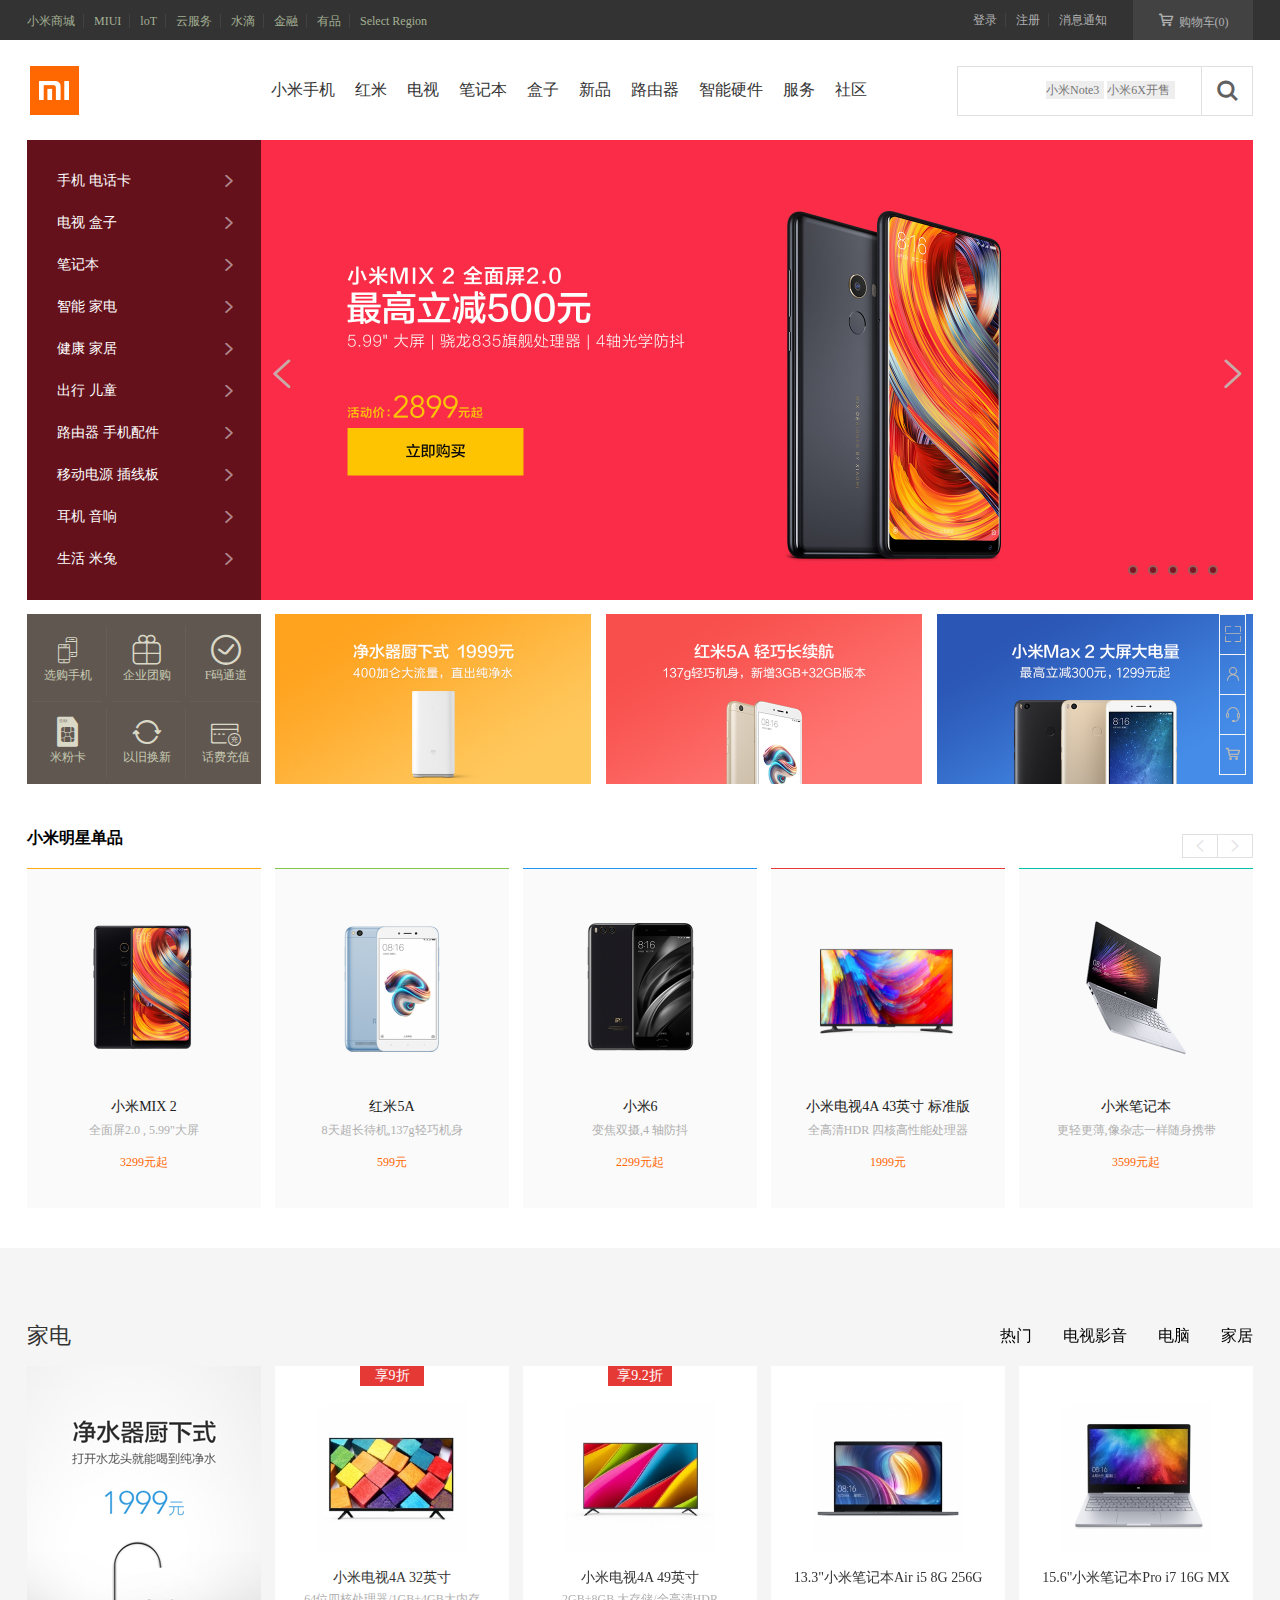
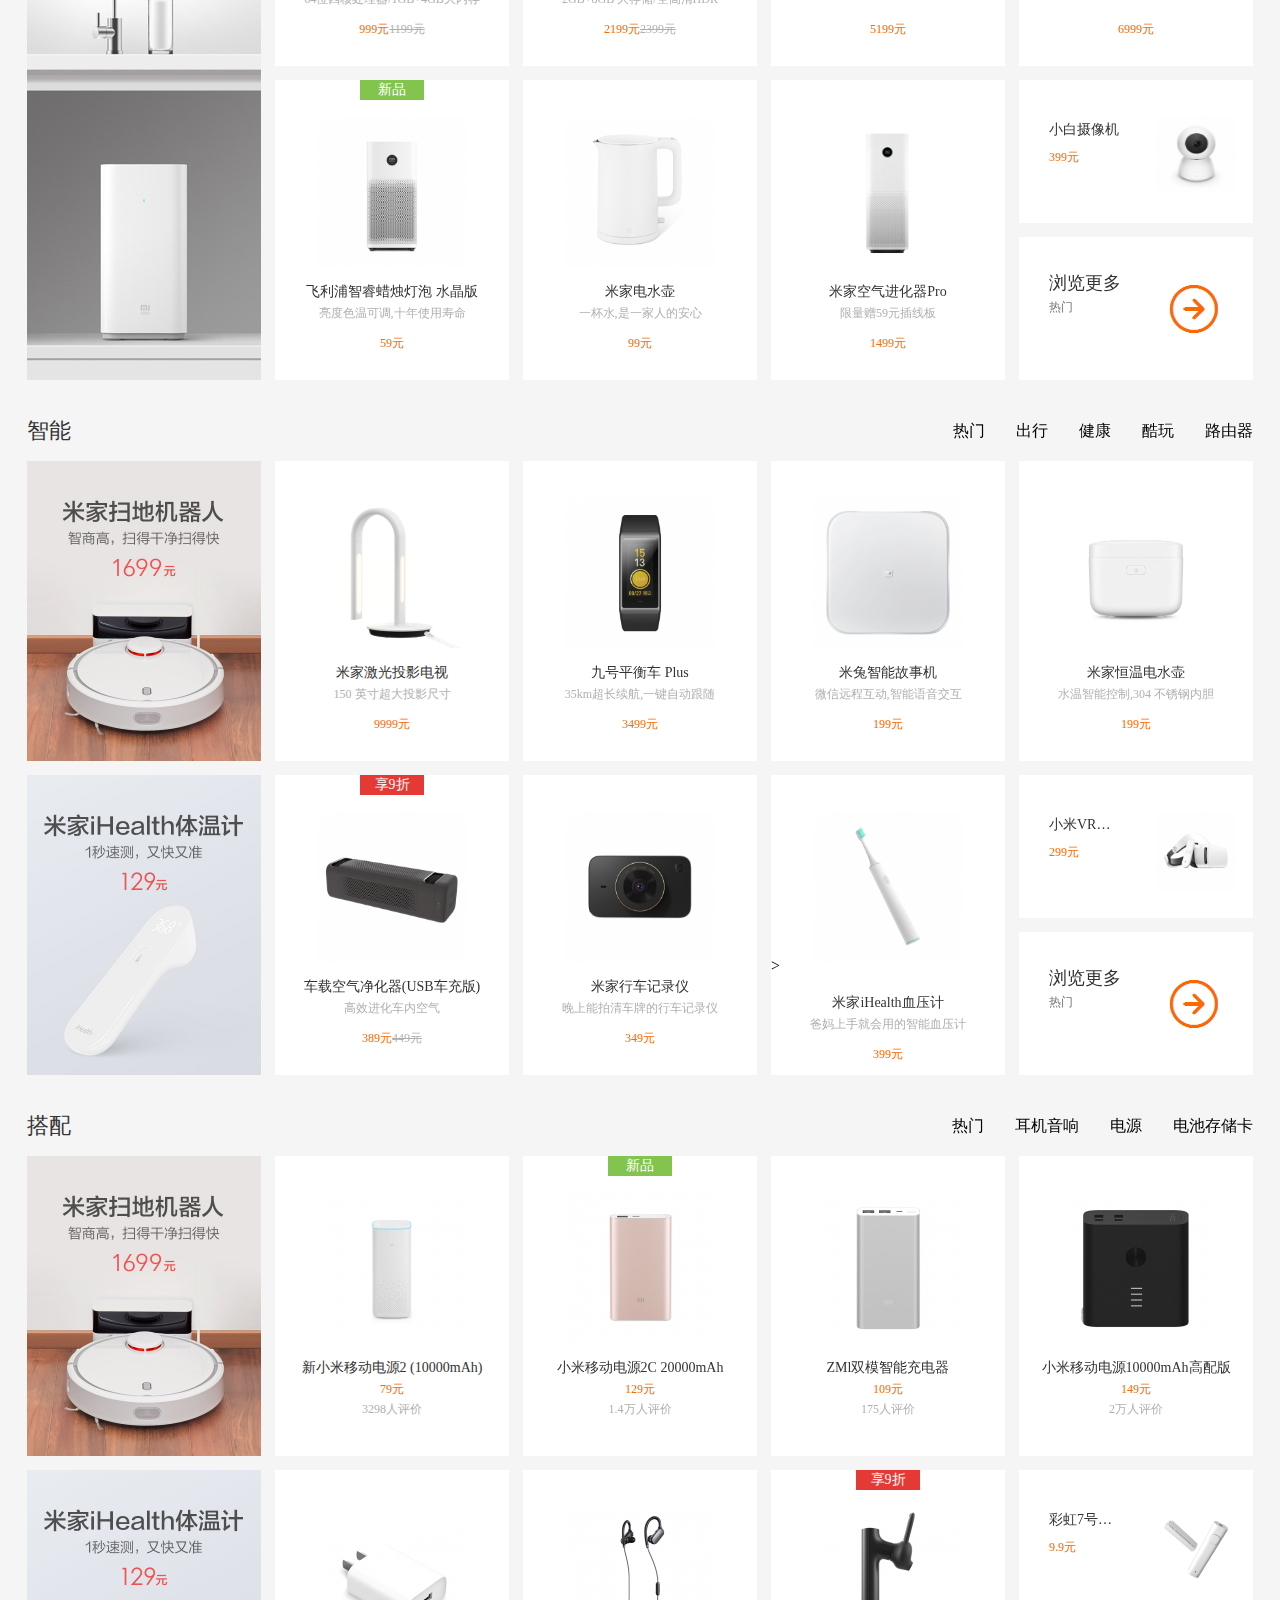
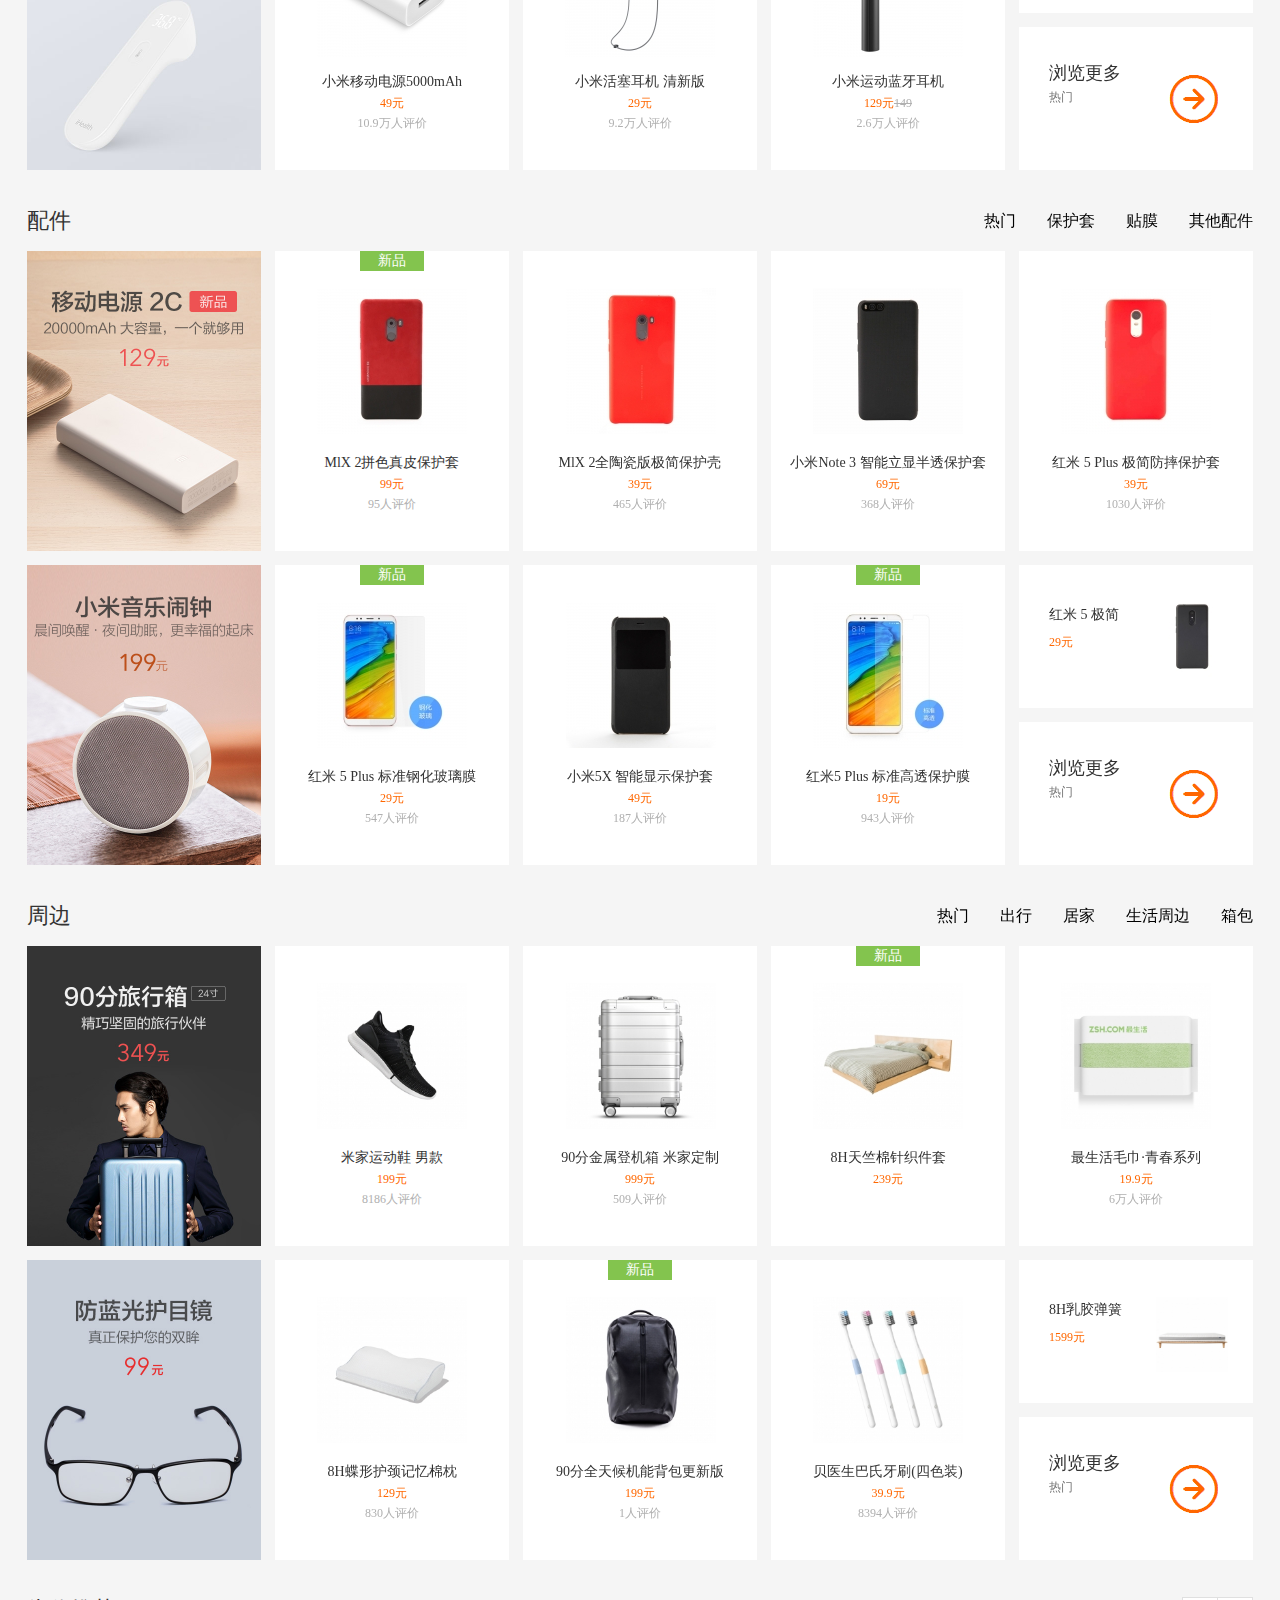
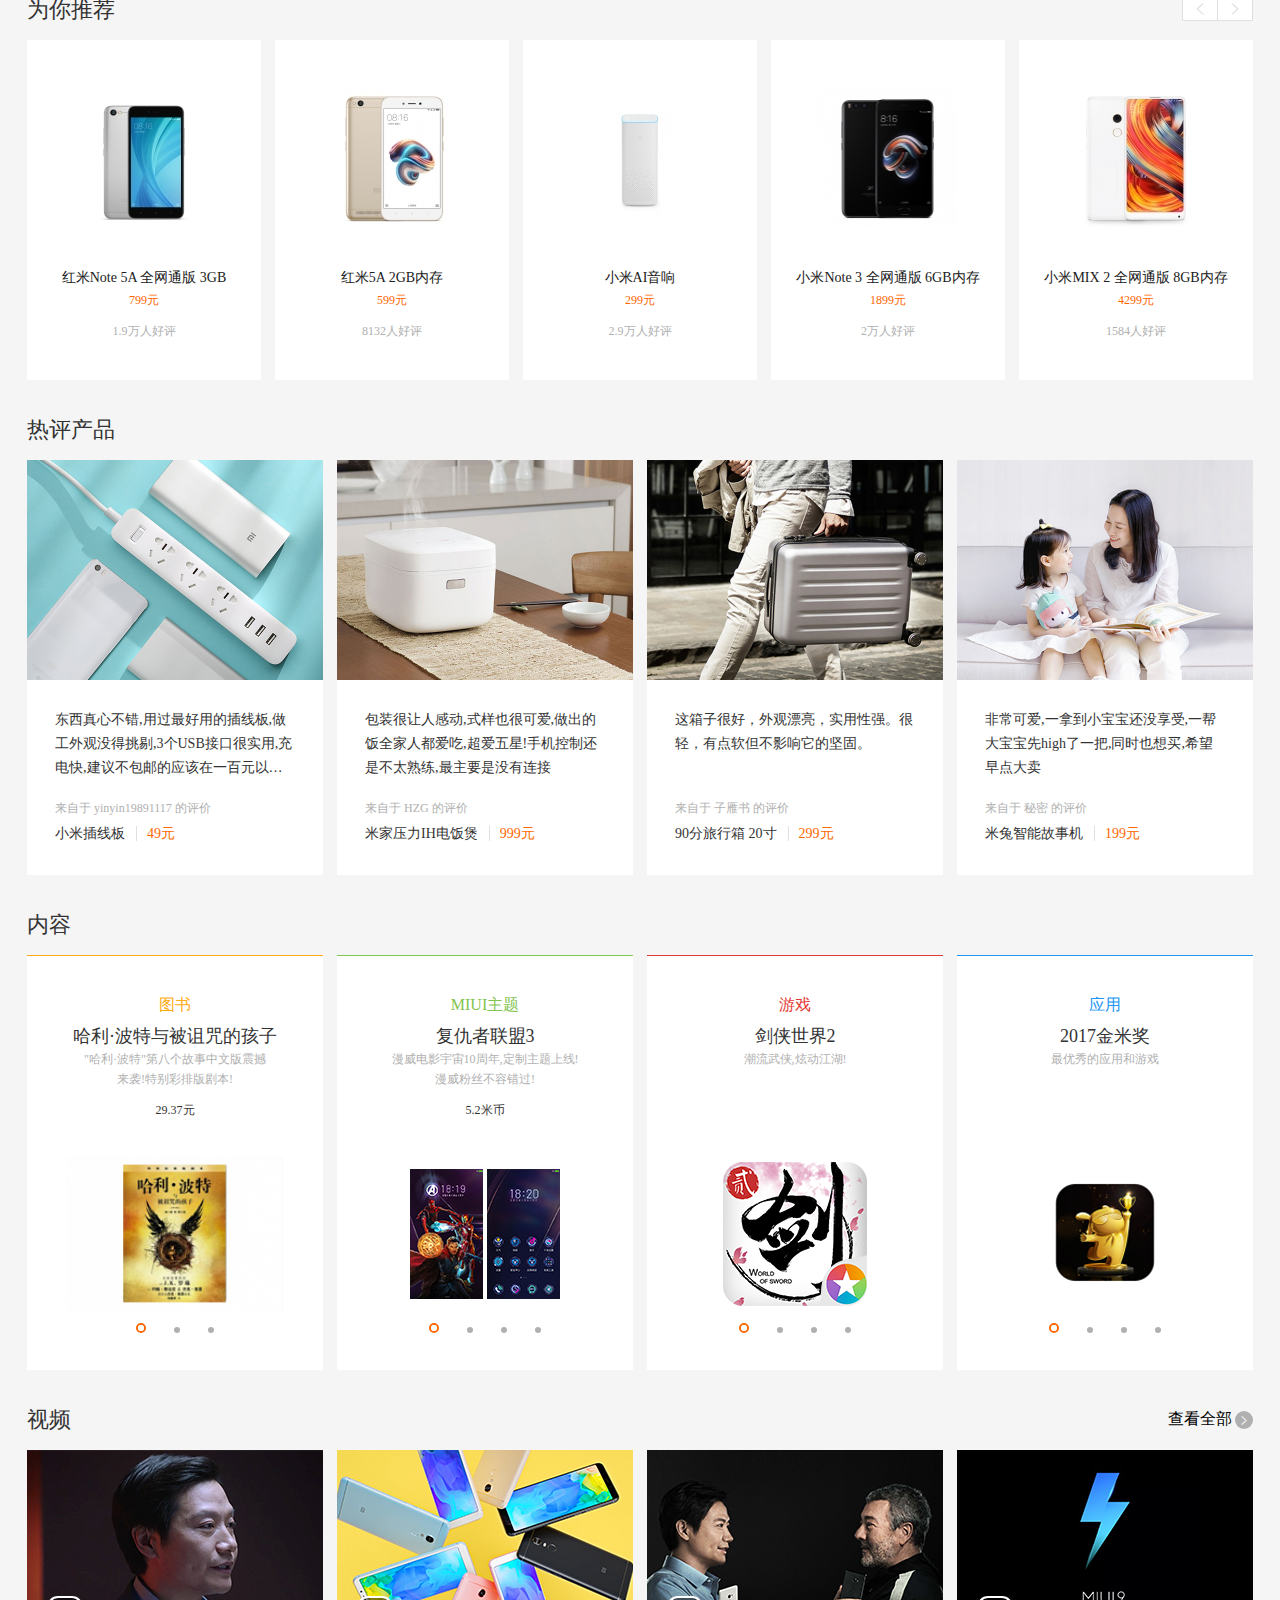
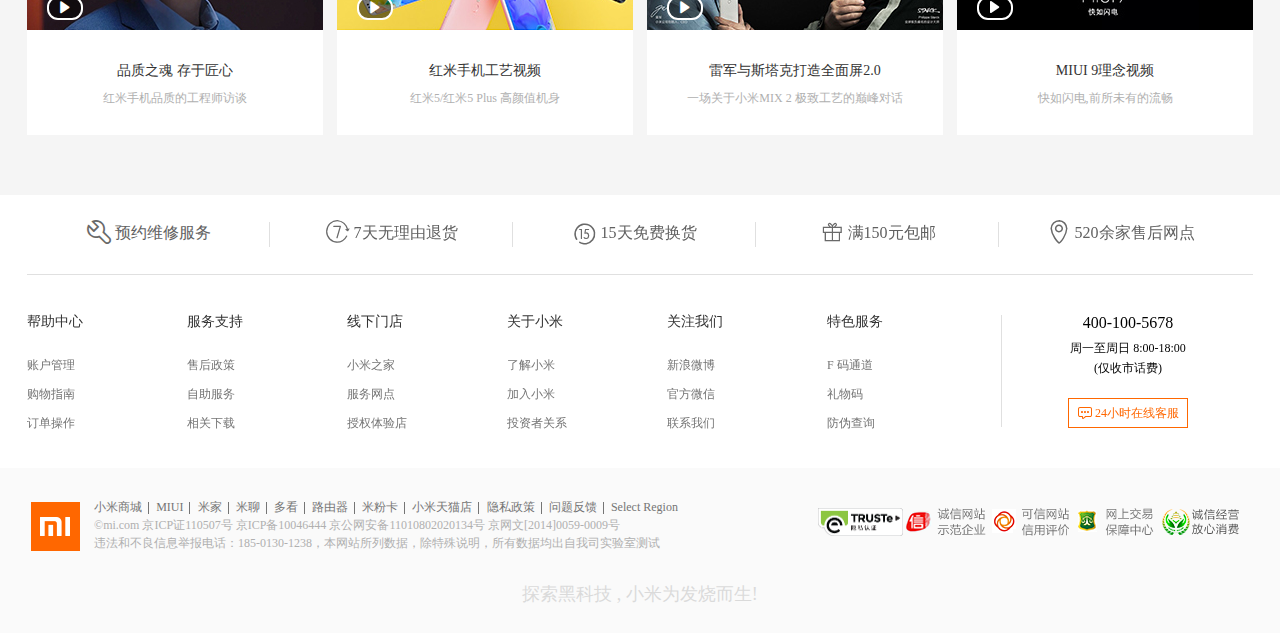
<file: index.html>
<!DOCTYPE html>
<html lang="en">
<head>
	<meta charset="UTF-8">
	<title>小米商城 - 小米MIX 2S、红米5 Plus、小米6X、小米电视官方网站</title>
	<link rel="stylesheet" href="css/iconfont.css">
	<link rel="stylesheet" href="css/index.css">
	<link rel="shortcut icon" href="img/favicon.ico">

</head>
<body>
	<!-- 头部开始 -->
	<header>
		<div class="header_main">
			<div class="header_main_left">
				<ul>
					<li><a href="#">小米商城</a></li>
					<li><a href="#">MIUI</a></li>
					<li><a href="#">loT</a></li>
					<li><a href="#">云服务</a></li>
					<li><a href="#">水滴</a></li>
					<li><a href="#">金融</a></li>
					<li><a href="#">有品</a></li>
					<li><a href="#">Select Region</a></li>
				</ul>
			</div>
			<div class="header_main_right">
				<div class="main_l">
					<span class="login">登录</span>
					<span class="register">注册</span>
					<span class="messg">消息通知</span>
				</div>
				<div class="main_r">
					<a href="#"><i class="iconfont">&#xe672;</i>购物车(<i>0</i>)</a>
					<div class="shopcar">
						<p>购物车中还没有商品~</p>
					</div>
				</div>	
			</div>
		</div>
	</header>
	<!-- 头部结束 -->
	<!-- nav start -->
	<nav>
		<div class="nav_l">
			<a href="" class="logo"></a>
		</div>
		<div class="nav_c">
			<ul>
				<li><a href="#">小米手机</a></li>
				<li><a href="#">红米</a></li>
				<li><a href="#">电视</a></li>
				<li><a href="#">笔记本</a></li>
				<li><a href="#">盒子</a></li>
				<li><a href="#">新品</a></li>
				<li><a href="#">路由器</a></li>
				<li><a href="#">智能硬件</a></li>
				<li><a href="#">服务</a></li>
				<li><a href="#">社区</a></li>
			</ul>
		</div>
		<div class="nav_r">
			<div class="search">
				<input type="text" class="s_input">
				<div class="s_word">
					<a href="#">小米Note3</a>
					<a href="#">小米6X开售</a>
				</div>
				<div class="s_btn iconfont">&#xe6d4;</div>
			</div>
		</div>
	</nav>
	<!-- nav end -->
	<!-- banner start -->
	<div class="banner">
		<div class="b_l">
			<ul>
				<li>
					<a href="#">手机 电话卡<i class="iconfont">&#xe605;</i></a>
					<div class="b_l_d">
						<ul>
							<li><a href=""><img src="img/mix2s80-80white.png" alt="">小米MIX 2S </a></li>
							<li><a href=""><img src="img/80808080808080.jpg" alt="">小米 6X</a></li>
							<li><a href=""><img src="img/heisha-80.png" alt="">黑鲨游戏手机</a></li>
							<li><a href=""><img src="img/note3-80-2.png" alt="">小米Note 3</a></li>
							<li><a href=""><img src="img/mix2-80.png" alt="">小米MIX 2 </a></li>
							<li><a href=""><img src="img/xm6_80.png" alt="">小米6</a></li>

						</ul>
						<ul>
							<li><a href=""><img src="img/80pc-5x.png" alt="">小米5X</a></li>
							<li><a href=""><img src="img/max2_80.jpg" alt="">小米Max 2</a></li>
							<li><a href=""><img src="img/note5-80-80.png" alt="">红米Note 5</a></li>
							<li><a href=""><img src="img/s2-80-80.png" alt="">红米 S2</a></li>
							<li><a href=""><img src="img/redmi5P-80-80.png" alt="">红米5 Plus</a></li>
							<li><a href=""><img src="img/redmi5-80-80.png" alt="">红米5</a></li>
						</ul>
						<ul>
							<li><a href=""><img src="img/80-5a.png" alt="">红米5A</a></li>
							<li><a href=""><img src="img/80.jpg" alt="">移动4G+专区</a></li>
							<li><a href=""><img src="img/compare.jpg" alt="">对比手机</a></li>
							<li><a href=""><img src="img/mifenka-1.jpg" alt="">米粉卡 日租卡 </a></li>
							<li><a href=""><img src="img/mimobile.jpg" alt="">小米移动 电话卡 </a></li>
							<li><a href=""><img src="img/weixiu80-80.png" alt="">手机上门维修</a></li>
						</ul>
						
					</div>
				</li>
				<li>
					<a href="#">电视 盒子<i class="iconfont">&#xe605;</i></a>
					<div class="b_l_d">
						<ul>
							<li><a href=""><img src="img/mix2s80-80white.png" alt="">小米MIX 2S </a></li>
							<li><a href=""><img src="img/mix2s80-80white.png" alt="">小米MIX 2S </a></li>
							<li><a href=""><img src="img/mix2s80-80white.png" alt="">小米MIX 2S </a></li>
							<li><a href=""><img src="img/80pc-5x.png" alt="">小米MIX 2S </a></li>
							<li><a href=""><img src="img/80pc-5x.png" alt="">小米MIX 2S </a></li>
							<li><a href=""><img src="img/80pc-5x.png" alt="">小米MIX 2S </a></li>

						</ul>
						<ul>
							<li><a href=""><img src="img/80pc-5x.png" alt="">小米MIX 2S </a></li>
							<li><a href=""><img src="img/80pc-5x.png" alt="">小米MIX 2S </a></li>
							<li><a href=""><img src="img/80pc-5x.png" alt="">小米MIX 2S </a></li>
							<li><a href=""><img src="img/80pc-5x.png" alt="">小米MIX 2S </a></li>
							<li><a href=""><img src="img/80pc-5x.png" alt="">小米MIX 2S </a></li>
							<li><a href=""><img src="img/80pc-5x.png" alt="">小米MIX 2S </a></li>
						</ul>
						<ul>
							<li><a href=""><img src="img/80pc-5x.png" alt="">小米MIX 2S </a></li>
							<li><a href=""><img src="img/80pc-5x.png" alt="">小米MIX 2S </a></li>
							<li><a href=""><img src="img/80pc-5x.png" alt="">小米MIX 2S </a></li>
							<li><a href=""><img src="img/mix2s80-80white.png" alt="">小米MIX 2S </a></li>
							<li><a href=""><img src="img/mix2s80-80white.png" alt="">小米MIX 2S </a></li>
							<li><a href=""><img src="img/mix2s80-80white.png" alt="">小米MIX 2S </a></li>
						</ul>
						
					</div>
				</li>
				<li><a href="#">笔记本<i class="iconfont">&#xe605;</i></a></li>
				<li><a href="#">智能 家电<i class="iconfont">&#xe605;</i></a></li>
				<li><a href="#">健康 家居<i class="iconfont">&#xe605;</i></a></li>
				<li><a href="#">出行 儿童<i class="iconfont">&#xe605;</i></a></li>
				<li><a href="#">路由器 手机配件<i class="iconfont">&#xe605;</i></a></li>
				<li><a href="#">移动电源 插线板<i class="iconfont">&#xe605;</i></a></li>
				<li><a href="#">耳机 音响<i class="iconfont">&#xe605;</i></a></li>
				<li><a href="#">生活 米兔<i class="iconfont">&#xe605;</i></a></li>
			</ul>
		</div>
		<div class="b_r">
			<a href="#"><img src="img/img1.jpg" alt=""></a>
			<a href="#"><img src="img/img2.jpg" alt=""></a>
			<a href="#"><img src="img/img3.jpg" alt=""></a>
			<a href="#"><img src="img/img4.jpg" alt=""></a>
			<a href="#"><img src="img/img5.jpg" alt=""></a>
			<span class="b_prev iconfont">&#xe604;</span>
			<span class="b_next iconfont">&#xe605;</span>
			<div class="circle">
				<span></span>
				<span></span>
				<span></span>
				<span></span>
				<span></span>
			</div>
		</div>

	</div>
	<div class="info">
		<div class="menu">
			<ul>
				<li><a href=""><i class="iconfont">&#xe64a;</i>选购手机</a></li>
				<li><a href=""><i class="iconfont">&#xe643;</i>企业团购</a></li>
				<li><a href=""><i class="iconfont">&#xe627;</i>F码通道</a></li>
				<li><a href=""><i class="iconfont">&#xe614;</i>米粉卡</a></li>
				<li><a href=""><i class="iconfont">&#xe7b1;</i>以旧换新</a></li>
				<li><a href=""><i class="iconfont">&#xe65b;</i>话费充值</a></li>
			</ul>
		</div>
		<ul>
			<li><a href=""></a></li>
			<li><a href=""></a></li>
			<li><a href=""></a></li>
		</ul>
	</div>
	<!-- banner end -->
	<div class="fixed">
		<ul>
			<li><a href="" class="iconfont">&#xe661;</a></li>
			<li><a href="" class="iconfont">&#xe654;</a></li>
			<li><a href="" class="iconfont">&#xe626;</a></li>
			<li><a href="" class="iconfont">&#xe672;</a></li>
		</ul>
	</div>
	<!-- 小米明星单品  start-->
	<section class="star">
		<div class="s_top">
			<h3 class="s_top_l">小米明星单品</h3>
			<div class="s_top_r">
				<div class="s_prev iconfont">&#xe604;</div>
				<div class="s_next iconfont">&#xe605;</div>
			</div>
		</div>
		<ul class="s_center">
			<li><a href="#"><img src="img/xiaomi_06.png" alt=""><h2>小米MIX 2</h2><h4>全面屏2.0 , 5.99"大屏</h4><h3>3299元起</h3></a></li>
			<li><a href="#"><img src="img/xiaomi_08.png" alt=""><h2>红米5A</h2><h4>8天超长待机,137g轻巧机身</h4><h3>599元</h3></a></li>
			<li><a href="#"><img src="img/xiaomi_10.png" alt=""><h2>小米6</h2><h4>变焦双摄,4 轴防抖</h4><h3>2299元起</h3></a></li>
			<li><a href="#"><img src="img/xiaomi_12.png" alt=""><h2>小米电视4A 43英寸 标准版</h2><h4>全高清HDR 四核高性能处理器</h4><h3>1999元</h3></a></li>
			<li><a href="#"><img src="img/xiaomi_14.png" alt=""><h2>小米笔记本</h2><h4>更轻更薄,像杂志一样随身携带</h4><h3>3599元起</h3></a></li>
		</ul>
	</section>
	<!-- 小米明星单品 end -->
<div class="bg">
 <!-- 家电 开始 -->
		<section class="jiadian">
			<div class="j_top">
				<div class="j_top_l">家电</div>
				<ul class="j_top_r">
					<li>
						热门						
					</li>
					<li>电视影音</li>
					<li>电脑</li>
					<li>家居</li>
				</ul>
			</div>
			<div class="j_center">
				<div class="j_center_l"><a href="#"></a></div>
				<div class="j_center_r">
					<ul>
						<li>
							<a href=""><img src="img/pms_1500287084.72131750!220x220.jpg" alt=""></a>
							<h2><a href="">小米电视4A 32英寸</a></h2>
							<h3>64位四核处理器/1GB+4GB大内存</h3>
							<h4><span>999元</span><span>1199元</span></h4>
							<div class="mess"><a href="">电视收到了,质量很好,操作简单,老爸老妈一学就会,女...<span>来自 XXX 的评价</span></a></div>
							<span>享9折</span>

						</li>
						<li>
							<a href=""><img src="img/pms_1516011154.79573723!220x220.jpg" alt=""></a>
							<h2><a href="">小米电视4A 49英寸</a></h2>
							<h3>2GB+8GB 大存储/全高清HDR</h3>
							<h4><span>2199元</span><span>2399元</span></h4>
							<div class="mess"><a href="">电视收到了,质量很好,操作简单,老爸老妈一学就会,女...<span>来自 XXX 的评价</span></a></div>
							<span>享9.2折</span>
						</li>
						<li>
							<a href=""><img src="img/pms_1505897517.20426731!220x220.jpg" alt=""></a>
							<h2><a href="">13.3"小米笔记本Air i5 8G 256G</a></h2>
							<h3></h3>
							<h4><span>5199元</span><span></span></h4>
							<div class="mess"><a href="">电视收到了,质量很好,操作简单,老爸老妈一学就会,女...<span>来自 XXX 的评价</span></a></div>
						</li>
						<li>
							<a href=""><img src="img/pms_1496997930.13622399!220x220.jpg" alt=""></a>
							<h2><a href="">15.6"小米笔记本Pro i7 16G MX</a></h2>
							<h3></h3>
							<h4><span>6999元</span><span></span></h4>
							<div class="mess"><a href="">电视收到了,质量很好,操作简单,老爸老妈一学就会,女...<span>来自 XXX 的评价</span></a></div>
						</li>
						<li>
							<a href=""><img src="img/pms_1510020567.64467830!220x220.jpg" alt=""></a>
							<h2><a href="">飞利浦智睿蜡烛灯泡 水晶版</a></h2>
							<h3>亮度色温可调,十年使用寿命</h3>
							<h4><span>59元</span><span></span></h4>	
							<div class="mess"><a href="">电视收到了,质量很好,操作简单,老爸老妈一学就会,女...<span>来自 XXX 的评价</span></a></div>
							<span>新品</span>
						</li>
						<li>
							<a href=""><img src="img/pms_1504498936.11861982!220x220.jpg" alt=""></a>
							<h2><a href="">米家电水壶</a></h2>
							<h3>一杯水,是一家人的安心</h3>
							<h4><span>99元</span><span></span></h4>
							<div class="mess"><a href="">电视收到了,质量很好,操作简单,老爸老妈一学就会,女...<span>来自 XXX 的评价</span></a></div>
						</li>
						<li>
							<a href=""><img src="img/xmad_14972549116226_tZpod.png" alt=""></a>
							<h2><a href="">米家空气进化器Pro</a></h2>
							<h3>限量赠59元插线板</h3>
							<h4><span>1499元</span><span></span></h4>
							<div class="mess"><a href="">电视收到了,质量很好,操作简单,老爸老妈一学就会,女...<span>来自 XXX 的评价</span></a></div>
						</li>
						<li>
							<div class="li_top">
								<div class="li_top_l">
									<a href="">小白摄像机</a>
									<h4>399元</h4>
								</div>
								<a href="#"><img src="img/xiaomi_44.png" alt=""></a>
							</div>
							<div class="li_bottom">
								<div class="li_bottom_l">
									<a href=""><span>浏览更多</span><span>热门</span></a>
								</div>
								<a href="#"></a>
							</div>
						</li>
					</ul>
				</div>
				<div class="j_center_r">
					<ul>
						<li>
							<a href=""><img src="img/pms_1503909300.25797209!220x220.png" alt=""></a>
							<h2><a href="">4A 32英寸</a></h2>
							<h3>64位四核处理器/1GB+4GB大内存</h3>
							<h4><span>999元</span><span>1199元</span></h4>
							<div class="mess"><a href="">电视收到了,质量很好,操作简单,老爸老妈一学就会,女...<span>来自 XXX 的评价</span></a></div>
							<span>享9折</span>
						</li>
						<li>
							<a href=""><img src="img/pms_1510111588.69169839!220x220.jpg" alt=""></a>
							<h2><a href="">小米电视4A 49英寸</a></h2>
							<h3>2GB+8GB 大存储/全高清HDR</h3>
							<h4><span>2199元</span><span>2399元</span></h4>
							<span>享9.2折</span>
						</li>
						<li>
							<a href=""><img src="img/pms_1500287084.72131750!220x220.jpg" alt=""></a>
							<h2><a href="">13.3"小米笔记本Air i5 8G 256G</a></h2>
							<h3></h3>
							<h4><span>5199元</span><span></span></h4>
						</li>
						<li>
							<a href=""><img src="img/pms_1490077569.08131612!220x220.png" alt=""></a>
							<h2><a href="">15.6"小米笔记本Pro i7 16G MX</a></h2>
							<h3></h3>
							<h4><span>6999元</span><span></span></h4>
						</li>
						<li>
							<a href=""><img src="img/pms_1524883847.49276938!220x220.jpg" alt=""></a>
							<h2><a href="">飞利浦智睿蜡烛灯泡 水晶版</a></h2>
							<h3>亮度色温可调,十年使用寿命</h3>
							<h4><span>59元</span><span></span></h4>	
							<span>新品</span>
						</li>
						<li>
							<a href=""><img src="img/pms_1509694019.50094281!220x220.png" alt=""></a>
							<h2><a href="">米家电水壶</a></h2>
							<h3>一杯水,是一家人的安心</h3>
							<h4><span>99元</span><span></span></h4>
						</li>
						<li>
							<a href=""><img src="img/pms_1499072633.96298268!220x220.jpg" alt=""></a>
							<h2><a href="">米家空气进化器Pro</a></h2>
							<h3>限量赠59元插线板</h3>
							<h4><span>1499元</span><span></span></h4>
						</li>
						<li>
							<div class="li_top">
								<div class="li_top_l">
									<a href="">小白摄像机</a>
									<h4>399元</h4>
								</div>
								<a href=""><img src="img/pms_1479190789.95594557!220x220.jpg" alt=""></a>
							</div>
							<div class="li_bottom">
								<div class="li_bottom_l">
									<a href=""><span>浏览更多</span><span>热门</span></a>
								</div>
								<a href="#"></a>
							</div>
						</li>
					</ul>
				</div>
				<div class="j_center_r">
					<ul>
						<li>
							<a href=""><img src="img/pms_1505897517.20426731!220x220.jpg" alt=""></a>
							<h2><a href="">32英寸</a></h2>
							<h3>64位四核处理器/1GB+4GB大内存</h3>
							<h4><span>999元</span><span>1199元</span></h4>
							<span>享9折</span>
						</li>
						<li>
							<a href=""><img src="img/pms_1505897517.20426731!220x220.jpg" alt=""></a>
							<h2><a href="">小米电视4A 49英寸</a></h2>
							<h3>2GB+8GB 大存储/全高清HDR</h3>
							<h4><span>2199元</span><span>2399元</span></h4>
							<span>享9.2折</span>
						</li>
						<li>
							<a href=""><img src="img/pms_1505897517.20426731!220x220.jpg" alt=""></a>
							<h2><a href="">13.3"小米笔记本Air i5 8G 256G</a></h2>
							<h3></h3>
							<h4><span>5199元</span><span></span></h4>
						</li>
						<li>
							<a href=""><img src="img/pms_1505897517.20426731!220x220.jpg" alt=""></a>
							<h2><a href="">15.6"小米笔记本Pro i7 16G MX</a></h2>
							<h3></h3>
							<h4><span>6999元</span><span></span></h4>
						</li>
						<li>
							<a href=""><img src="img/pms_1505897517.20426731!220x220.jpg" alt=""></a>
							<h2><a href="">飞利浦智睿蜡烛灯泡 水晶版</a></h2>
							<h3>亮度色温可调,十年使用寿命</h3>
							<h4><span>59元</span><span></span></h4>	
							<span>新品</span>
						</li>
						<li>
							<a href=""><img src="img/pms_1505897517.20426731!220x220.jpg" alt=""></a>
							<h2><a href="">米家电水壶</a></h2>
							<h3>一杯水,是一家人的安心</h3>
							<h4><span>99元</span><span></span></h4>
						</li>
						<li>
							<a href=""><img src="img/pms_1505897517.20426731!220x220.jpg" alt=""></a>
							<h2><a href="">米家空气进化器Pro</a></h2>
							<h3>限量赠59元插线板</h3>
							<h4><span>1499元</span><span></span></h4>
						</li>
						<li>
							<div class="li_top">
								<div class="li_top_l">
									<a href="">小白摄像机</a>
									<h4>399元</h4>
								</div>
								<a href=""><img src="img/pms_1479190789.95594557!220x220.jpg" alt=""></a>
							</div>
							<div class="li_bottom">
								<div class="li_bottom_l">
									<a href=""><span>浏览更多</span><span>热门</span></a>
								</div>
								<a href="#"></a>
							</div>
						</li>
					</ul>
				</div>
				<div class="j_center_r">
					<ul>
						<li>
							<a href=""><img src="img/pms_1499072633.96298268!220x220.jpg" alt=""></a>
							<h2><a href="">4A</a></h2>
							<h3>64位四核处理器/1GB+4GB大内存</h3>
							<h4><span>999元</span><span>1199元</span></h4>
							<span>享9折</span>
						</li>
						<li>
							<a href=""><img src="img/pms_1499072633.96298268!220x220.jpg" alt=""></a>
							<h2><a href="">小米电视4A 49英寸</a></h2>
							<h3>2GB+8GB 大存储/全高清HDR</h3>
							<h4><span>2199元</span><span>2399元</span></h4>
							<span>享9.2折</span>
						</li>
						<li>
							<a href=""><img src="img/pms_1499072633.96298268!220x220.jpg" alt=""></a>
							<h2><a href="">13.3"小米笔记本Air i5 8G 256G</a></h2>
							<h3></h3>
							<h4><span>5199元</span><span></span></h4>
						</li>
						<li>
							<a href=""><img src="img/pms_1499072633.96298268!220x220.jpg" alt=""></a>
							<h2><a href="">15.6"小米笔记本Pro i7 16G MX</a></h2>
							<h3></h3>
							<h4><span>6999元</span><span></span></h4>
						</li>
						<li>
							<a href=""><img src="img/pms_1499072633.96298268!220x220.jpg" alt=""></a>
							<h2><a href="">飞利浦智睿蜡烛灯泡 水晶版</a></h2>
							<h3>亮度色温可调,十年使用寿命</h3>
							<h4><span>59元</span><span></span></h4>	
							<span>新品</span>
						</li>
						<li>
							<a href=""><img src="img/pms_1499072633.96298268!220x220.jpg" alt=""></a>
							<h2><a href="">米家电水壶</a></h2>
							<h3>一杯水,是一家人的安心</h3>
							<h4><span>99元</span><span></span></h4>
						</li>
						<li>
							<a href=""><img src="img/pms_1499072633.96298268!220x220.jpg" alt=""></a>
							<h2><a href="">米家空气进化器Pro</a></h2>
							<h3>限量赠59元插线板</h3>
							<h4><span>1499元</span><span></span></h4>
						</li>
						<li>
							<div class="li_top">
								<div class="li_top_l">
									<a href="">小白摄像机</a>
									<h4>399元</h4>
								</div>
								<a href=""><img src="img/pms_1479190789.95594557!220x220.jpg" alt=""></a>
							</div>
							<div class="li_bottom">
								<div class="li_bottom_l">
									<a href=""><span>浏览更多</span><span>热门</span></a>
								</div>
								<a href="#"></a>
							</div>
						</li>
					</ul>
				</div>
			</div>
		</section>
 <!-- 家电 结束 -->
 <!-- 智能 开始 -->
		<section class="jiadian">
			<div class="j_top">
				<div class="j_top_l">智能</div>
				<ul class="j_top_r">
					<li>热门</li>
					<li>出行</li>
					<li>健康</li>
					<li>酷玩</li>
					<li>路由器</li>
				</ul>
			</div>
			<div class="j_center">
				<div class="z_center_l">
					<ul>
						<li><a href=""></a></li>
						<li><a href=""></a></li>
					</ul>
				</div>
				<div class="j_center_r">
					<ul>
						<li>
							<a href=""><img src="img/cf6660a3-d424-4248-889f-0eed1e99a342.png" alt=""></a>
							<h2><a href="">米家激光投影电视</a></h2>
							<h3>150 英寸超大投影尺寸</h3>
							<h4><span>9999元</span><span></span></h4>
							<div class="mess"><a href="">电视收到了,质量很好,操作简单,老爸老妈一学就会,女...<span>来自 XXX 的评价</span></a></div>
							<!-- <span>享9折</span> -->
						</li>
						<li>
							<a href=""><img src="img/pms_1515636932.4212763!220x220.jpg" alt=""></a>
							<h2><a href="">九号平衡车 Plus</a></h2>
							<h3>35km超长续航,一键自动跟随</h3>
							<h4><span>3499元</span><span></span></h4>
							<div class="mess"><a href="">电视收到了,质量很好,操作简单,老爸老妈一学就会,女...<span>来自 XXX 的评价</span></a></div>
							<!-- <span>享9.2折</span> -->
						</li>
						<li>
							<a href=""><img src="img/T1sWd_B7VT1RXrhCrK!220x220.jpg" alt=""></a>
							<h2><a href="">米兔智能故事机</a></h2>
							<h3>微信远程互动,智能语音交互</h3>
							<h4><span>199元</span><span></span></h4>
							<div class="mess"><a href="">电视收到了,质量很好,操作简单,老爸老妈一学就会,女...<span>来自 XXX 的评价</span></a></div>
						</li>
						<li>
							<a href=""><img src="img/pms_1490770630.65576964!220x220.png" alt=""></a>
							<h2><a href="">米家恒温电水壶</a></h2>
							<h3>水温智能控制,304 不锈钢内胆</h3>
							<h4><span>199元</span><span></span></h4>
							<div class="mess"><a href="">电视收到了,质量很好,操作简单,老爸老妈一学就会,女...<span>来自 XXX 的评价</span></a></div>
						</li>
						<li>
							<a href=""><img src="img/pms_1506733860.3164711!220x220.jpg" alt=""></a>
							<h2><a href="">车载空气净化器(USB车充版)</a></h2>
							<h3>高效进化车内空气</h3>
							<h4><span>389元</span><span>449元</span></h4>
							<div class="mess"><a href="">电视收到了,质量很好,操作简单,老爸老妈一学就会,女...<span>来自 XXX 的评价</span></a></div>
							<span>享9折</span>	
						</li>
						<li>
							<a href=""><img src="img/pms_1488338229.6467773!220x220.jpg" alt=""></a>
							<h2><a href="">米家行车记录仪</a></h2>
							<h3>晚上能拍清车牌的行车记录仪</h3>
							<h4><span>349元</span><span></span></h4>
							<div class="mess"><a href="">电视收到了,质量很好,操作简单,老爸老妈一学就会,女...<span>来自 XXX 的评价</span></a></div>
						</li>
						<li>
							<a href=""><img src="img/pms_1498564154.53184175!220x220.jpg" alt=""></a>>
							<h2><a href="">米家iHealth血压计</a></h2>
							<h3>爸妈上手就会用的智能血压计</h3>
							<h4><span>399元</span><span></span></h4>
							<div class="mess"><a href="">电视收到了,质量很好,操作简单,老爸老妈一学就会,女...<span>来自 XXX 的评价</span></a></div>
						</li>
						<li>
							<div class="li_top">
								<div class="li_top_l">
									<a href="">小米VR眼镜</a>
									<h4>299元</h4>
								</div>
								<a href="#"><img src="img/pms_1477985364.89714934!220x220.jpg" alt=""></a>
							</div>
							<div class="li_bottom">
								<div class="li_bottom_l">
									<a href=""><span>浏览更多</span><span>热门</span></a>
								</div>
								<a href="#"></a>
							</div>
						</li>
					</ul>
				</div>
				<div class="j_center_r">
					<ul>
						<li>
							<a href=""><img src="img/pms_1515636932.4212763!220x220.jpg" alt=""></a>
							<h2><a href="">米家激光投影电视</a></h2>
							<h3>150 英寸超大投影尺寸</h3>
							<h4><span>9999元</span><span></span></h4>
							<!-- <span>享9折</span> -->
						</li>
						<li>
							<a href=""><img src="img/pms_1515636932.4212763!220x220.jpg" alt=""></a>
							<h2><a href="">九号平衡车 Plus</a></h2>
							<h3>35km超长续航,一键自动跟随</h3>
							<h4><span>3499元</span><span></span></h4>
							<!-- <span>享9.2折</span> -->
						</li>
						<li>
							<a href=""><img src="img/pms_1515636932.4212763!220x220.jpg" alt=""></a>
							<h2><a href="">米兔智能故事机</a></h2>
							<h3>微信远程互动,智能语音交互</h3>
							<h4><span>199元</span><span></span></h4>
						</li>
						<li>
							<a href=""><img src="img/pms_1490770630.65576964!220x220.png" alt=""></a>
							<h2><a href="">米家恒温电水壶</a></h2>
							<h3>水温智能控制,304 不锈钢内胆</h3>
							<h4><span>199元</span><span></span></h4>
						</li>
						<li>
							<a href=""><img src="img/pms_1506733860.3164711!220x220.jpg" alt=""></a>
							<h2><a href="">车载空气净化器(USB车充版)</a></h2>
							<h3>高效进化车内空气</h3>
							<h4><span>389元</span><span>449元</span></h4>
							<span>享9折</span>	
						</li>
						<li>
							<a href=""><img src="img/pms_1488338229.6467773!220x220.jpg" alt=""></a>
							<h2><a href="">米家行车记录仪</a></h2>
							<h3>晚上能拍清车牌的行车记录仪</h3>
							<h4><span>349元</span><span></span></h4>
						</li>
						<li>
							<a href=""><img src="img/pms_1498564154.53184175!220x220.jpg" alt=""></a>>
							<h2><a href="">米家iHealth血压计</a></h2>
							<h3>爸妈上手就会用的智能血压计</h3>
							<h4><span>399元</span><span></span></h4>
						</li>
						<li>
							<div class="li_top">
								<div class="li_top_l">
									<a href="">小米VR眼镜</a>
									<h4>299元</h4>
								</div>
								<a href="#"><img src="img/pms_1477985364.89714934!220x220.jpg" alt=""></a>
							</div>
							<div class="li_bottom">
								<div class="li_bottom_l">
									<a href=""><span>浏览更多</span><span>热门</span></a>
								</div>
								<a href="#"></a>
							</div>
						</li>
					</ul>
				</div>
				<div class="j_center_r">
					<ul>
						<li>
							<a href=""><img src="img/T1sWd_B7VT1RXrhCrK!220x220.jpg" alt=""></a>
							<h2><a href="">米家激光投影电视</a></h2>
							<h3>150 英寸超大投影尺寸</h3>
							<h4><span>9999元</span><span></span></h4>
							<!-- <span>享9折</span> -->
						</li>
						<li>
							<a href=""><img src="img/T1sWd_B7VT1RXrhCrK!220x220.jpg" alt=""></a>
							<h2><a href="">九号平衡车 Plus</a></h2>
							<h3>35km超长续航,一键自动跟随</h3>
							<h4><span>3499元</span><span></span></h4>
							<!-- <span>享9.2折</span> -->
						</li>
						<li>
							<a href=""><img src="img/T1sWd_B7VT1RXrhCrK!220x220.jpg" alt=""></a>
							<h2><a href="">米兔智能故事机</a></h2>
							<h3>微信远程互动,智能语音交互</h3>
							<h4><span>199元</span><span></span></h4>
						</li>
						<li>
							<a href=""><img src="img/pms_1490770630.65576964!220x220.png" alt=""></a>
							<h2><a href="">米家恒温电水壶</a></h2>
							<h3>水温智能控制,304 不锈钢内胆</h3>
							<h4><span>199元</span><span></span></h4>
						</li>
						<li>
							<a href=""><img src="img/pms_1506733860.3164711!220x220.jpg" alt=""></a>
							<h2><a href="">车载空气净化器(USB车充版)</a></h2>
							<h3>高效进化车内空气</h3>
							<h4><span>389元</span><span>449元</span></h4>
							<span>享9折</span>	
						</li>
						<li>
							<a href=""><img src="img/pms_1488338229.6467773!220x220.jpg" alt=""></a>
							<h2><a href="">米家行车记录仪</a></h2>
							<h3>晚上能拍清车牌的行车记录仪</h3>
							<h4><span>349元</span><span></span></h4>
						</li>
						<li>
							<a href=""><img src="img/pms_1498564154.53184175!220x220.jpg" alt=""></a>>
							<h2><a href="">米家iHealth血压计</a></h2>
							<h3>爸妈上手就会用的智能血压计</h3>
							<h4><span>399元</span><span></span></h4>
						</li>
						<li>
							<div class="li_top">
								<div class="li_top_l">
									<a href="">小米VR眼镜</a>
									<h4>299元</h4>
								</div>
								<a href="#"><img src="img/pms_1477985364.89714934!220x220.jpg" alt=""></a>
							</div>
							<div class="li_bottom">
								<div class="li_bottom_l">
									<a href=""><span>浏览更多</span><span>热门</span></a>
								</div>
								<a href="#"></a>
							</div>
						</li>
					</ul>
				</div>
				<div class="j_center_r">
					<ul>
						<li>
							<a href=""><img src="img/pms_1490770630.65576964!220x220.png" alt=""></a>
							<h2><a href="">米家激光投影电视</a></h2>
							<h3>150 英寸超大投影尺寸</h3>
							<h4><span>9999元</span><span></span></h4>
							<!-- <span>享9折</span> -->
						</li>
						<li>
							<a href=""><img src="img/pms_1515636932.4212763!220x220.jpg" alt=""></a>
							<h2><a href="">九号平衡车 Plus</a></h2>
							<h3>35km超长续航,一键自动跟随</h3>
							<h4><span>3499元</span><span></span></h4>
							<!-- <span>享9.2折</span> -->
						</li>
						<li>
							<a href=""><img src="img/pms_1490770630.65576964!220x220.png" alt=""></a>
							<h2><a href="">米兔智能故事机</a></h2>
							<h3>微信远程互动,智能语音交互</h3>
							<h4><span>199元</span><span></span></h4>
						</li>
						<li>
							<a href=""><img src="img/pms_1490770630.65576964!220x220.png" alt=""></a>
							<h2><a href="">米家恒温电水壶</a></h2>
							<h3>水温智能控制,304 不锈钢内胆</h3>
							<h4><span>199元</span><span></span></h4>
						</li>
						<li>
							<a href=""><img src="img/pms_1506733860.3164711!220x220.jpg" alt=""></a>
							<h2><a href="">车载空气净化器(USB车充版)</a></h2>
							<h3>高效进化车内空气</h3>
							<h4><span>389元</span><span>449元</span></h4>
							<span>享9折</span>	
						</li>
						<li>
							<a href=""><img src="img/pms_1488338229.6467773!220x220.jpg" alt=""></a>
							<h2><a href="">米家行车记录仪</a></h2>
							<h3>晚上能拍清车牌的行车记录仪</h3>
							<h4><span>349元</span><span></span></h4>
						</li>
						<li>
							<a href=""><img src="img/pms_1498564154.53184175!220x220.jpg" alt=""></a>>
							<h2><a href="">米家iHealth血压计</a></h2>
							<h3>爸妈上手就会用的智能血压计</h3>
							<h4><span>399元</span><span></span></h4>
						</li>
						<li>
							<div class="li_top">
								<div class="li_top_l">
									<a href="">小米VR眼镜</a>
									<h4>299元</h4>
								</div>
								<a href="#"><img src="img/pms_1477985364.89714934!220x220.jpg" alt=""></a>
							</div>
							<div class="li_bottom">
								<div class="li_bottom_l">
									<a href=""><span>浏览更多</span><span>热门</span></a>
								</div>
								<a href="#"></a>
							</div>
						</li>
					</ul>
				</div>
				<div class="j_center_r">
					<ul>
						<li>
							<a href=""><img src="img/pms_1498564154.53184175!220x220.jpg" alt=""></a>
							<h2><a href="">米家激光投影电视</a></h2>
							<h3>150 英寸超大投影尺寸</h3>
							<h4><span>9999元</span><span></span></h4>
							<!-- <span>享9折</span> -->
						</li>
						<li>
							<a href=""><img src="img/pms_1498564154.53184175!220x220.jpg" alt=""></a>
							<h2><a href="">九号平衡车 Plus</a></h2>
							<h3>35km超长续航,一键自动跟随</h3>
							<h4><span>3499元</span><span></span></h4>
							<!-- <span>享9.2折</span> -->
						</li>
						<li>
							<a href=""><img src="img/pms_1498564154.53184175!220x220.jpg" alt=""></a>
							<h2><a href="">米兔智能故事机</a></h2>
							<h3>微信远程互动,智能语音交互</h3>
							<h4><span>199元</span><span></span></h4>
						</li>
						<li>
							<a href=""><img src="img/pms_1490770630.65576964!220x220.png" alt=""></a>
							<h2><a href="">米家恒温电水壶</a></h2>
							<h3>水温智能控制,304 不锈钢内胆</h3>
							<h4><span>199元</span><span></span></h4>
						</li>
						<li>
							<a href=""><img src="img/pms_1506733860.3164711!220x220.jpg" alt=""></a>
							<h2><a href="">车载空气净化器(USB车充版)</a></h2>
							<h3>高效进化车内空气</h3>
							<h4><span>389元</span><span>449元</span></h4>
							<span>享9折</span>	
						</li>
						<li>
							<a href=""><img src="img/pms_1488338229.6467773!220x220.jpg" alt=""></a>
							<h2><a href="">米家行车记录仪</a></h2>
							<h3>晚上能拍清车牌的行车记录仪</h3>
							<h4><span>349元</span><span></span></h4>
						</li>
						<li>
							<a href=""><img src="img/pms_1498564154.53184175!220x220.jpg" alt=""></a>
							<h2><a href="">米家iHealth血压计</a></h2>
							<h3>爸妈上手就会用的智能血压计</h3>
							<h4><span>399元</span><span></span></h4>
						</li>
						<li>
							<div class="li_top">
								<div class="li_top_l">
									<a href="">小米VR眼镜</a>
									<h4>299元</h4>
								</div>
								<a href="#"><img src="img/pms_1477985364.89714934!220x220.jpg" alt=""></a>
							</div>
							<div class="li_bottom">
								<div class="li_bottom_l">
									<a href=""><span>浏览更多</span><span>热门</span></a>
								</div>
								<a href="#"></a>
							</div>
						</li>
					</ul>
				</div>
			</div>
		</section>
 <!-- 智能 结束 -->
 <!-- 搭配 开始 -->
 <section class="jiadian">
			<div class="j_top">
				<div class="j_top_l">搭配</div>
				<ul class="j_top_r">
					<li>热门</li>
					<li>耳机音响</li>
					<li>电源</li>
					<li>电池存储卡</li>
				</ul>
			</div>
			<div class="j_center">
				<div class="z_center_l">
					<ul>
						<li><a href=""></a></li>
						<li><a href=""></a></li>
					</ul>
				</div>
				<div class="j_center_r">
					<ul>
						<li>
							<a href=""><img src="img/pms_1522666970.27937468.jpg" alt=""></a>
							<h2><a href="">新小米移动电源2 (10000mAh)</a></h2>
							<h4><span>79元</span><span></span></h4>
							<h3>3298人评价</h3>
							<div class="mess"><a href="">电视收到了,质量很好,操作简单,老爸老妈一学就会,女...<span>来自 XXX 的评价</span></a></div>
							<!-- <span>享9折</span> -->
						</li>
						<li>
							<a href=""><img src="img/pms_1481269289.59498154.jpg" alt=""></a>
							<h2><a href="">小米移动电源2C 20000mAh</a></h2>
							<h4><span>129元</span><span></span></h4>
							<h3>1.4万人评价</h3>
							<div class="mess"><a href="">电视收到了,质量很好,操作简单,老爸老妈一学就会,女...<span>来自 XXX 的评价</span></a></div>
							<span>新品</span>
						</li>
						<li>
							<a href=""><img src="img/pms_1513857241.9291821.jpg" alt=""></a>
							<h2><a href="">ZMl双模智能充电器</a></h2>
							
							<h4><span>109元</span><span></span></h4>
							<h3>175人评价</h3>
							<div class="mess"><a href="">电视收到了,质量很好,操作简单,老爸老妈一学就会,女...<span>来自 XXX 的评价</span></a></div>
						</li>
						<li>
							<a href=""><img src="img/pms_1516600938.82135130.jpg" alt=""></a>
							<h2><a href="">小米移动电源10000mAh高配版</a></h2>
							
							<h4><span>149元</span><span></span></h4>
							<h3>2万人评价</h3>
							<div class="mess"><a href="">电视收到了,质量很好,操作简单,老爸老妈一学就会,女...<span>来自 XXX 的评价</span></a></div>
						</li>
						<li>
							<a href=""><img src="img/pms_1507877361.06147174.jpg" alt=""></a>
							<h2><a href="">小米移动电源5000mAh</a></h2>
							
							<h4><span>49元</span><span></span></h4>	
							<h3>10.9万人评价</h3>
							<div class="mess"><a href="">电视收到了,质量很好,操作简单,老爸老妈一学就会,女...<span>来自 XXX 的评价</span></a></div>
						</li>
						<li>
							<a href=""><img src="img/pms_1476674302.67179007.jpg" alt=""></a>
							<h2><a href="">小米活塞耳机 清新版</a></h2>
							
							<h4><span>29元</span><span></span></h4>
							<h3>9.2万人评价</h3>
							<div class="mess"><a href="">电视收到了,质量很好,操作简单,老爸老妈一学就会,女...<span>来自 XXX 的评价</span></a></div>
						</li>
						<li>
							<a href=""><img src="img/pms_1478248721.42297795.jpg" alt=""></a>
							<h2><a href="">小米运动蓝牙耳机</a></h2>
							
							<h4><span>129元</span><span>149</span></h4>
							<h3>2.6万人评价</h3>
							<div class="mess"><a href="">电视收到了,质量很好,操作简单,老爸老妈一学就会,女...<span>来自 XXX 的评价</span></a></div>
							<span>享9折</span>
						</li>
						<li>
							<div class="li_top">
								<div class="li_top_l">
									<a href="">彩虹7号电池</a>
									<h4>9.9元</h4>
								</div>
								<a href=""><img src="img/pms_1524042806.51873389.jpg" alt=""></a>
							</div>
							<div class="li_bottom">
								<div class="li_bottom_l">
									<a href=""><span>浏览更多</span><span>热门</span></a>
								</div>
								<a href="#"></a>
							</div>
						</li>
					</ul>
				</div>
			</div>
 </section>
 <!-- 搭配 结束 -->
 <!-- 配件 开始 -->
 <section class="jiadian">
			<div class="j_top">
				<div class="j_top_l">配件</div>
				<ul class="j_top_r">
					<li>热门</li>
					<li>保护套</li>
					<li>贴膜</li>
					<li>其他配件</li>
				</ul>
			</div>
			<div class="j_center">
				<div class="z_center_l">
					<ul>
						<li><a href=""></a></li>
						<li><a href=""></a></li>
					</ul>
				</div>
				<div class="j_center_r">
					<ul>
						<li>
							<a href=""></a>
							<h2><a href="">MlX 2拼色真皮保护套</a></h2>
							
							<h4><span>99元</span><span></span></h4>
							<h3>95人评价</h3>
							<div class="mess"><a href="">电视收到了,质量很好,操作简单,老爸老妈一学就会,女...<span>来自 XXX 的评价</span></a></div>
							<span>新品</span>
						</li>
						<li>
							<a href=""></a>
							<h2><a href="">MlX 2全陶瓷版极简保护壳</a></h2>
							
							<h4><span>39元</span><span></span></h4>
							<h3>465人评价</h3>
							<div class="mess"><a href="">电视收到了,质量很好,操作简单,老爸老妈一学就会,女...<span>来自 XXX 的评价</span></a></div>
							<!-- <span>享9.2折</span> -->
						</li>
						<li>
							<a href=""></a>
							<h2><a href="">小米Note 3 智能立显半透保护套</a></h2>
							
							<h4><span>69元</span><span></span></h4>
							<h3>368人评价</h3>
							<div class="mess"><a href="">电视收到了,质量很好,操作简单,老爸老妈一学就会,女...<span>来自 XXX 的评价</span></a></div>
						</li>
						<li>
							<a href=""></a>
							<h2><a href="">红米 5 Plus 极简防摔保护套</a></h2>
							
							<h4><span>39元</span><span></span></h4>
							<h3>1030人评价</h3>
							<div class="mess"><a href="">电视收到了,质量很好,操作简单,老爸老妈一学就会,女...<span>来自 XXX 的评价</span></a></div>
						</li>
						<li>
							<a href=""></a>
							<h2><a href="">红米 5 Plus 标准钢化玻璃膜</a></h2>
							
							<h4><span>29元</span><span></span></h4>
							<h3>547人评价</h3>
							<div class="mess"><a href="">电视收到了,质量很好,操作简单,老爸老妈一学就会,女...<span>来自 XXX 的评价</span></a></div>
							<span>新品</span>	
						</li>
						<li>
							<a href=""></a>
							<h2><a href="">小米5X 智能显示保护套</a></h2>
							
							<h4><span>49元</span><span></span></h4>
							<h3>187人评价</h3>
							<div class="mess"><a href="">电视收到了,质量很好,操作简单,老爸老妈一学就会,女...<span>来自 XXX 的评价</span></a></div>
						</li>
						<li>
							<a href=""></a>
							<h2><a href="">红米5 Plus 标准高透保护膜</a></h2>
							
							<h4><span>19元</span><span></span></h4>
							<h3>943人评价</h3>
							<div class="mess"><a href="">电视收到了,质量很好,操作简单,老爸老妈一学就会,女...<span>来自 XXX 的评价</span></a></div>
							<span>新品</span>
						</li>
						<li>
							<div class="li_top">
								<div class="li_top_l">
									<a href="">红米 5 极简</a>
									<h4>29元</h4>
								</div>
								<a href="#"></a>
							</div>
							<div class="li_bottom">
								<div class="li_bottom_l">
									<a href=""><span>浏览更多</span><span>热门</span></a>
								</div>
								<a href="#"></a>
							</div>
						</li>
					</ul>
				</div>
			</div>
 </section>
 <!-- 配件 结束 -->
 <!-- 周边 开始 -->
 <section class="jiadian">
			<div class="j_top">
				<div class="j_top_l">周边</div>
				<ul class="j_top_r">
					<li>热门</li>
					<li>出行</li>
					<li>居家</li>
					<li>生活周边</li>
					<li>箱包</li>
				</ul>
			</div>
			<div class="j_center">
				<div class="z_center_l">
					<ul>
						<li><a href=""></a></li>
						<li><a href=""></a></li>
					</ul>
				</div>
				<div class="j_center_r">
					<ul>
						<li>
							<a href=""></a>
							<h2><a href="">米家运动鞋 男款</a></h2>
							
							<h4><span>199元</span><span></span></h4>
							<h3>8186人评价</h3>
							<div class="mess"><a href="">电视收到了,质量很好,操作简单,老爸老妈一学就会,女...<span>来自 XXX 的评价</span></a></div>
							<!-- <span>享9折</span> -->
						</li>
						<li>
							<a href=""></a>
							<h2><a href="">90分金属登机箱 米家定制</a></h2>
							
							<h4><span>999元</span><span></span></h4>
							<h3>509人评价</h3>
							<div class="mess"><a href="">电视收到了,质量很好,操作简单,老爸老妈一学就会,女...<span>来自 XXX 的评价</span></a></div>
							<!-- <span>享9.2折</span> -->
						</li>
						<li>
							<a href=""></a>
							<h2><a href="">8H天竺棉针织件套</a></h2>
							
							<h4><span>239元</span><span></span></h4>
							<h3></h3>
							<div class="mess"><a href="">电视收到了,质量很好,操作简单,老爸老妈一学就会,女...<span>来自 XXX 的评价</span></a></div>
							<span>新品</span>
						</li>
						<li>
							<a href=""></a>
							<h2><a href="">最生活毛巾·青春系列</a></h2>
							
							<h4><span>19.9元</span><span></span></h4>
							<h3>6万人评价</h3>
							<div class="mess"><a href="">电视收到了,质量很好,操作简单,老爸老妈一学就会,女...<span>来自 XXX 的评价</span></a></div>
						</li>
						<li>
							<a href=""></a>
							<h2><a href="">8H蝶形护颈记忆棉枕</a></h2>
							
							<h4><span>129元</span><span></span></h4>	
							<h3>830人评价</h3>
							<div class="mess"><a href="">电视收到了,质量很好,操作简单,老爸老妈一学就会,女...<span>来自 XXX 的评价</span></a></div>
						</li>
						<li>
							<a href=""></a>
							<h2><a href="">90分全天候机能背包更新版</a></h2>
							
							<h4><span>199元</span><span></span></h4>
							<h3>1人评价</h3>
							<div class="mess"><a href="">电视收到了,质量很好,操作简单,老爸老妈一学就会,女...<span>来自 XXX 的评价</span></a></div>
							<span>新品</span>
						</li>
						<li>
							<a href=""></a>
							<h2><a href="">贝医生巴氏牙刷(四色装)</a></h2>
							
							<h4><span>39.9元</span><span></span></h4>
							<h3>8394人评价</h3>
							<div class="mess"><a href="">电视收到了,质量很好,操作简单,老爸老妈一学就会,女...<span>来自 XXX 的评价</span></a></div>
						</li>
						<li>
							<div class="li_top">
								<div class="li_top_l">
									<a href="">8H乳胶弹簧</a>
									<h4>1599元</h4>
								</div>
								<a href="#"></a>
							</div>
							<div class="li_bottom">
								<div class="li_bottom_l">
									<a href=""><span>浏览更多</span><span>热门</span></a>
								</div>
								<a href="#"></a>
							</div>
						</li>
					</ul>
				</div>
			</div>
 </section>
 <!-- 周边 结束 -->
 <!-- 为你推荐 开始 -->
 	<section class="sell">
		<div class="se_top">
			<h3 class="se_top_l">为你推荐</h3>
			<div class="se_top_r">
				<div class="se_prev iconfont">&#xe604;</div>
				<div class="se_next iconfont">&#xe605;</div>
			</div>
		</div>
		<ul class="se_center">
			<li><a href="#"><img src="img/xiaomi_03.png" alt=""><h2>红米Note 5A 全网通版 3GB</h2><h3>799元</h3><h4>1.9万人好评</h4></a></li>
			<li><a href="#"><img src="img/xiaomi_03-05.png" alt=""><h2>红米5A 2GB内存</h2><h3>599元</h3><h4>8132人好评</h4></a></li>
			<li><a href="#"><img src="img/xiaomi_03-07.png" alt=""><h2>小米AI音响</h2><h3>299元</h3><h4>2.9万人好评</h4></a></li>
			<li><a href="#"><img src="img/xiaomi_10_1.png" alt=""><h2>小米Note 3 全网通版 6GB内存</h2>   <h3>1899元</h3><h4>2万人好评</h4></a></li>
			<li><a href="#"><img src="img/xiaomi_03-11.png" alt=""><h2>小米MIX 2 全网通版 8GB内存</h2><h3>4299元</h3><h4>1584人好评</h4></a></li>
		</ul>
	</section>
 <!-- 为你推荐 结束-->
 <!-- 热评产品 开始 -->
 	<section class="hot">
		<div class="h_top">
			<h3 class="h_top_l">热评产品</h3>
			
		</div>
		<ul class="h_center">
			<li>
				<a href="#"><img src="img/xiaomi_03 _1.png" alt=""></a>
				<p><a href="">东西真心不错,用过最好用的插线板,做工外观没得挑剔,3个USB接口很实用,充电快,建议不包邮的应该在一百元以内定位.</a></p>
				<h4>来自于 yinyin19891117 的评价</h4>
				<div class="info"><a href="">小米插线板</a><span>49元</span></div>
			</li>
			<li>
				<a href="#"><img src="img/xiaomi_05.png" alt=""></a>
				<p><a href="">包装很让人感动,式样也很可爱,做出的饭全家人都爱吃,超爱五星!手机控制还是不太熟练,最主要是没有连接</a></p>
				<h4>来自于 HZG 的评价</h4>
				<div class="info"><a href="">米家压力IH电饭煲</a><span>999元</span></div>
			</li>
			<li>
				<a href="#"><img src="img/xiaomi_07.png" alt=""></a>
				<p><a href="">这箱子很好，外观漂亮，实用性强。很轻，有点软但不影响它的坚固。</a></p>
				<h4>来自于 子雁书 的评价</h4>
				<div class="info"><a href="">90分旅行箱 20寸</a><span>299元</span></div>
			</li>
			<li>
				<a href="#"><img src="img/xiaomi_09 -1.png" alt=""></a>
				<p><a href="">非常可爱,一拿到小宝宝还没享受,一帮大宝宝先high了一把,同时也想买,希望早点大卖</a></p>
				<h4>来自于 秘密 的评价</h4>
				<div class="info"><a href="">米兔智能故事机</a><span>199元</span></div>
			</li>
		</ul>
	</section>
 <!-- 热评产品 结束 -->
 <!-- 内容 开始-->
 <section class="content">
		<div class="con_top">
			<h3 class="con_top_l">内容</h3>
			
		</div>
		<ul class="con_center">
			<li>
				<div class="con_cen_top">
					<h2>图书</h2>
					<a href="" class="title">哈利·波特与被诅咒的孩子</a>
					<a href="">"哈利·波特"第八个故事中文版震撼来袭!特别彩排版剧本!</a>
					<h4>29.37元</h4>

				</div>
				<div class="con_cen_bottom"><a href=""><img src="img/5e5da924-84e3-4959-9e25-5891cdf30757.png" alt=""></a></div>
				<div class="btn">
					<ul>
						<li class="span_active"><span style="background: #fff;"></span></li>
						<li><span></span></li>
						<li><span></span></li>
					</ul>
					
				</div>
			</li>
			<li>
				<div class="con_cen_top">
					<h2>MIUI主题</h2>
					<a href="" class="title">复仇者联盟3</a>
					<a href="">漫威电影宇宙10周年,定制主题上线!漫威粉丝不容错过!</a>
					<h4>5.2米币</h4>
				</div>
				<div class="con_cen_bottom"><a href=""><img src="img/xmad_1525241154775_RXyBJ.png" alt=""></a></div>
				<div class="btn">
					<ul>
						<li class="span_active"><span style="background: #fff;"></span></li>
						<li><span></span></li>
						<li><span></span></li>
						<li><span></span></li>
					</ul>
					
				</div>
			</li>
			<li>
				<div class="con_cen_top">
					<h2>游戏</h2>
					<a href="" class="title">剑侠世界2</a>
					<a href="">潮流武侠,炫动江湖!</a>
					<h4></h4>
				</div>
				<div class="con_cen_bottom"><a href=""><img src="img/xmad_15175523589542_niohb.png" alt=""></a></div>
				<div class="btn">
					<ul>
						<li class="span_active"><span style="background: #fff;"></span></li>
						<li><span></span></li>
						<li><span></span></li>
						<li><span></span></li>
					</ul>
					
				</div>
			</li>
			<li>
				<div class="con_cen_top">
					<h2>应用</h2>
					<a href="" class="title">2017金米奖</a>
					<a href="">最优秀的应用和游戏</a>
					<h4></h4>
				</div>
				<div class="con_cen_bottom"><a href=""><img src="img/3332da7d-4056-4694-9548-c83b7b3af7d3.png" alt=""></a></div>
				<div class="btn">
					<ul>
						<li class="span_active"><span style="background: #fff;"></span></li>
						<li><span></span></li>
						<li><span></span></li>
						<li><span></span></li>
					</ul>
					
				</div>
			</li>
		</ul>
	</section>
 <!-- 内容 结束-->
 <!-- 视频 开始 -->
  <section class="video">
		<div class="v_top">
			<h3 class="v_top_l">视频</h3>
			<div class="v_top_r">查看全部<i class="iconfont">&#xe605;</i></div>
			
		</div>
		<ul class="v_center">
			<li>
				<div class="v_cen_top"><img src="img/xmad_15159163504023_uToSM.jpg" alt=""><div class="pause iconfont">&#xe60e;</div></div>
				<div class="v_cen_bottom">
					<a href="">品质之魂 存于匠心</a>
					<p>红米手机品质的工程师访谈</p>
				</div>
			</li>
			<li>
				<div class="v_cen_top"><img src="img/xmad_15156644526382_GiJxL.jpg" alt=""><div class="pause iconfont">&#xe60e;</div></div>
				<div class="v_cen_bottom">
					<a href="">红米手机工艺视频</a>
					<p>红米5/红米5 Plus 高颜值机身</p>
				</div>
			</li>
			<li>
				<div class="v_cen_top"><img src="img/xmad_15156722682931_MVAmC.jpg" alt=""><div class="pause iconfont">&#xe60e;</div></div>
				<div class="v_cen_bottom">
					<a href="">雷军与斯塔克打造全面屏2.0</a>
					<p>一场关于小米MIX 2 极致工艺的巅峰对话</p>
				</div>
			</li>
			<li>
				<div class="v_cen_top"><img src="img/xmad_15156722489305_NSZUh.jpg" alt=""><div class="pause iconfont">&#xe60e;</div></div>
				<div class="v_cen_bottom">
					<a href="">MIUI 9理念视频</a>
					<p>快如闪电,前所未有的流畅</p>
				</div>
			</li>
		</ul>
	</section>
 <!-- 视频 结束 -->
</div>
<!-- footer 开始 -->
<footer>
	<div class="f_top">
		<ul>
			<li><a href=""><i class="iconfont">&#xe715;</i>预约维修服务</a></li>
			<li><a href=""><i class="iconfont">&#xe60f;</i>7天无理由退货</a></li>
			<li><a href=""><i class="iconfont">&#xe606;</i>15天免费换货</a></li>
			<li><a href=""><i class="iconfont">&#xe651;</i>满150元包邮</a></li>
			<li><a href=""><i class="iconfont">&#xe7ba;</i>520余家售后网点</a></li>
		</ul>
	</div>
	<div class="f_center">
		<div class="f_center_l">
			<ul>
				<li>帮助中心</li>
				<li><a href="">账户管理</a></li>
				<li><a href="">购物指南</a></li>
				<li><a href="">订单操作</a></li>
			</ul>
			<ul>
				<li>服务支持</li>
				<li><a href="">售后政策</a></li>
				<li><a href="">自助服务</a></li>
				<li><a href="">相关下载</a></li>
			</ul>
			<ul>
				<li>线下门店</li>
				<li><a href="">小米之家</a></li>
				<li><a href="">服务网点</a></li>
				<li><a href="">授权体验店</a></li>
			</ul>
			<ul>
				<li>关于小米</li>
				<li><a href="">了解小米</a></li>
				<li><a href="">加入小米</a></li>
				<li><a href="">投资者关系</a></li>
			</ul>
			<ul>
				<li>关注我们</li>
				<li><a href="">新浪微博</a></li>
				<li><a href="">官方微信</a></li>
				<li><a href="">联系我们</a></li>
			</ul>
			<ul>
				<li>特色服务</li>
				<li><a href="">F 码通道</a></li>
				<li><a href="">礼物码</a></li>
				<li><a href="">防伪查询</a></li>
			</ul>
		</div>
		<div class="f_center_r">
			<h2>400-100-5678</h2>
			<p>周一至周日 8:00-18:00</p>
			<p>(仅收市话费)</p>
			<div class="f_center_r_b"><i class="iconfont">&#xe681;</i>24小时在线客服</div>
		</div>
	</div>
	<div class="f_bottom">
		<div class="container">
			<div class="f_logo"></div>
			<div class="container_r">
				<ul>
					<li><a href="">小米商城</a></li>
					<li><a href="">MIUI</a></li>
					<li><a href="">米家</a></li>
					<li><a href="">米聊</a></li>
					<li><a href="">多看</a></li>
					<li><a href="">路由器</a></li>
					<li><a href="">米粉卡</a></li>
					<li><a href="">小米天猫店</a></li>
					<li><a href="">隐私政策</a></li>
					<li><a href="">问题反馈</a></li>
					<li><a href="">Select Region</a></li>
				</ul>
				<p>&copy;<a href="">mi.com</a> 京ICP证110507号<a href=""> 京ICP备10046444</a><a href=""> 京公网安备11010802020134号</a><a href=""> 京网文[2014]0059-0009号</a><br>违法和不良信息举报电话：185-0130-1238，本网站所列数据，除特殊说明，所有数据均出自我司实验室测试</p>
			</div>
			<div class="container_rr">
				<a href=""><img src="img/truste.png" alt=""></a>
				<a href=""><img src="img/v-logo-2.png" alt=""></a>
				<a href=""><img src="img/v-logo-1.png" alt=""></a>
				<a href=""><img src="img/v-logo-3.png" alt=""></a>
				<a href=""><img src="img/ba10428a4f9495ac310fd0b5e0cf8370.png" alt=""></a>
			</div>
		</div>
		<div class="xiaomi">探索黑科技 , 小米为发烧而生!</div>
	</div>
</footer>
<!-- footer 结束 -->
<script src="js/index.js"></script>
</body>
</html>
</file>
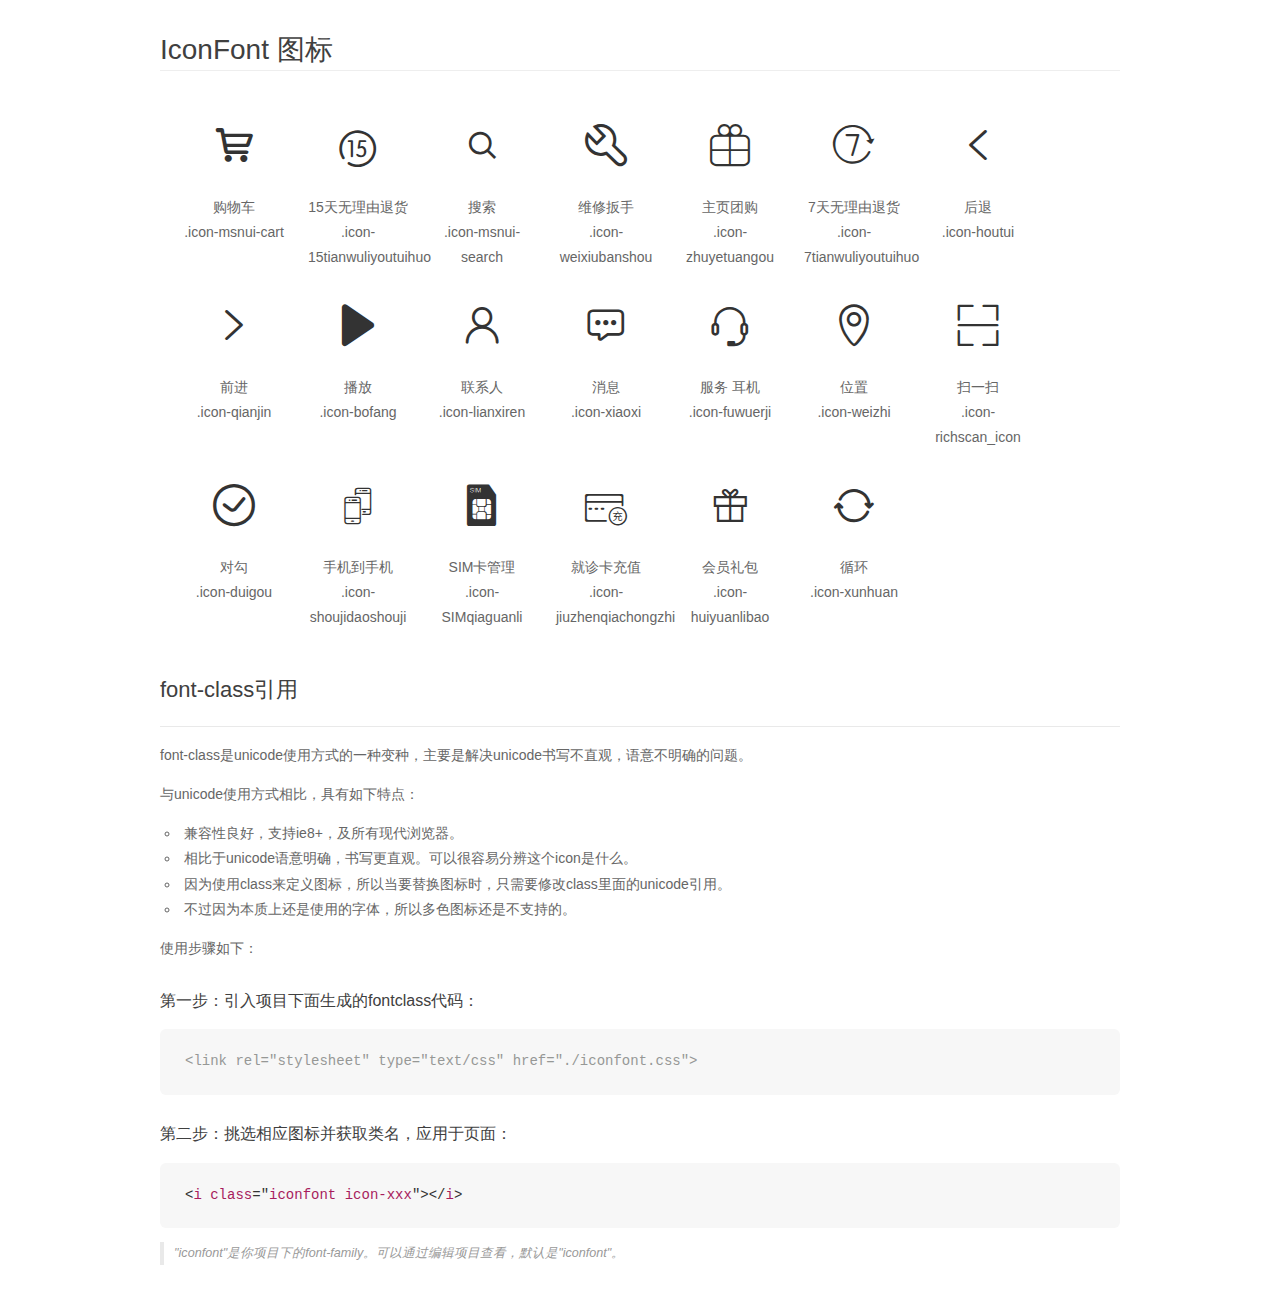
<file: font_654263_243nwuze77c1h5mi/demo_fontclass.html>
<!DOCTYPE html>
<html>
<head>
    <meta charset="utf-8"/>
    <title>IconFont</title>
    <link rel="stylesheet" href="demo.css">
    <link rel="stylesheet" href="iconfont.css">
</head>
<body>
    <div class="main markdown">
        <h1>IconFont 图标</h1>
        <ul class="icon_lists clear">
            
                <li>
                <i class="icon iconfont icon-msnui-cart"></i>
                    <div class="name">购物车</div>
                    <div class="fontclass">.icon-msnui-cart</div>
                </li>
            
                <li>
                <i class="icon iconfont icon-15tianwuliyoutuihuo"></i>
                    <div class="name">15天无理由退货</div>
                    <div class="fontclass">.icon-15tianwuliyoutuihuo</div>
                </li>
            
                <li>
                <i class="icon iconfont icon-msnui-search"></i>
                    <div class="name">搜索</div>
                    <div class="fontclass">.icon-msnui-search</div>
                </li>
            
                <li>
                <i class="icon iconfont icon-weixiubanshou"></i>
                    <div class="name">维修扳手</div>
                    <div class="fontclass">.icon-weixiubanshou</div>
                </li>
            
                <li>
                <i class="icon iconfont icon-zhuyetuangou"></i>
                    <div class="name">主页团购</div>
                    <div class="fontclass">.icon-zhuyetuangou</div>
                </li>
            
                <li>
                <i class="icon iconfont icon-7tianwuliyoutuihuo"></i>
                    <div class="name">7天无理由退货</div>
                    <div class="fontclass">.icon-7tianwuliyoutuihuo</div>
                </li>
            
                <li>
                <i class="icon iconfont icon-houtui"></i>
                    <div class="name">后退</div>
                    <div class="fontclass">.icon-houtui</div>
                </li>
            
                <li>
                <i class="icon iconfont icon-qianjin"></i>
                    <div class="name">前进</div>
                    <div class="fontclass">.icon-qianjin</div>
                </li>
            
                <li>
                <i class="icon iconfont icon-bofang"></i>
                    <div class="name">播放</div>
                    <div class="fontclass">.icon-bofang</div>
                </li>
            
                <li>
                <i class="icon iconfont icon-lianxiren"></i>
                    <div class="name">联系人</div>
                    <div class="fontclass">.icon-lianxiren</div>
                </li>
            
                <li>
                <i class="icon iconfont icon-xiaoxi"></i>
                    <div class="name">消息</div>
                    <div class="fontclass">.icon-xiaoxi</div>
                </li>
            
                <li>
                <i class="icon iconfont icon-fuwuerji"></i>
                    <div class="name">服务 耳机</div>
                    <div class="fontclass">.icon-fuwuerji</div>
                </li>
            
                <li>
                <i class="icon iconfont icon-weizhi"></i>
                    <div class="name">位置</div>
                    <div class="fontclass">.icon-weizhi</div>
                </li>
            
                <li>
                <i class="icon iconfont icon-richscan_icon"></i>
                    <div class="name">扫一扫</div>
                    <div class="fontclass">.icon-richscan_icon</div>
                </li>
            
                <li>
                <i class="icon iconfont icon-duigou"></i>
                    <div class="name">对勾</div>
                    <div class="fontclass">.icon-duigou</div>
                </li>
            
                <li>
                <i class="icon iconfont icon-shoujidaoshouji"></i>
                    <div class="name">手机到手机</div>
                    <div class="fontclass">.icon-shoujidaoshouji</div>
                </li>
            
                <li>
                <i class="icon iconfont icon-SIMqiaguanli"></i>
                    <div class="name">SIM卡管理</div>
                    <div class="fontclass">.icon-SIMqiaguanli</div>
                </li>
            
                <li>
                <i class="icon iconfont icon-jiuzhenqiachongzhi"></i>
                    <div class="name">就诊卡充值</div>
                    <div class="fontclass">.icon-jiuzhenqiachongzhi</div>
                </li>
            
                <li>
                <i class="icon iconfont icon-huiyuanlibao"></i>
                    <div class="name">会员礼包</div>
                    <div class="fontclass">.icon-huiyuanlibao</div>
                </li>
            
                <li>
                <i class="icon iconfont icon-xunhuan"></i>
                    <div class="name">循环</div>
                    <div class="fontclass">.icon-xunhuan</div>
                </li>
            
        </ul>

        <h2 id="font-class-">font-class引用</h2>
        <hr>

        <p>font-class是unicode使用方式的一种变种，主要是解决unicode书写不直观，语意不明确的问题。</p>
        <p>与unicode使用方式相比，具有如下特点：</p>
        <ul>
        <li>兼容性良好，支持ie8+，及所有现代浏览器。</li>
        <li>相比于unicode语意明确，书写更直观。可以很容易分辨这个icon是什么。</li>
        <li>因为使用class来定义图标，所以当要替换图标时，只需要修改class里面的unicode引用。</li>
        <li>不过因为本质上还是使用的字体，所以多色图标还是不支持的。</li>
        </ul>
        <p>使用步骤如下：</p>
        <h3 id="-fontclass-">第一步：引入项目下面生成的fontclass代码：</h3>


        <pre><code class="lang-js hljs javascript"><span class="hljs-comment">&lt;link rel="stylesheet" type="text/css" href="./iconfont.css"&gt;</span></code></pre>
        <h3 id="-">第二步：挑选相应图标并获取类名，应用于页面：</h3>
        <pre><code class="lang-css hljs">&lt;<span class="hljs-selector-tag">i</span> <span class="hljs-selector-tag">class</span>="<span class="hljs-selector-tag">iconfont</span> <span class="hljs-selector-tag">icon-xxx</span>"&gt;&lt;/<span class="hljs-selector-tag">i</span>&gt;</code></pre>
        <blockquote>
        <p>"iconfont"是你项目下的font-family。可以通过编辑项目查看，默认是"iconfont"。</p>
        </blockquote>
    </div>
</body>
</html>
</file>
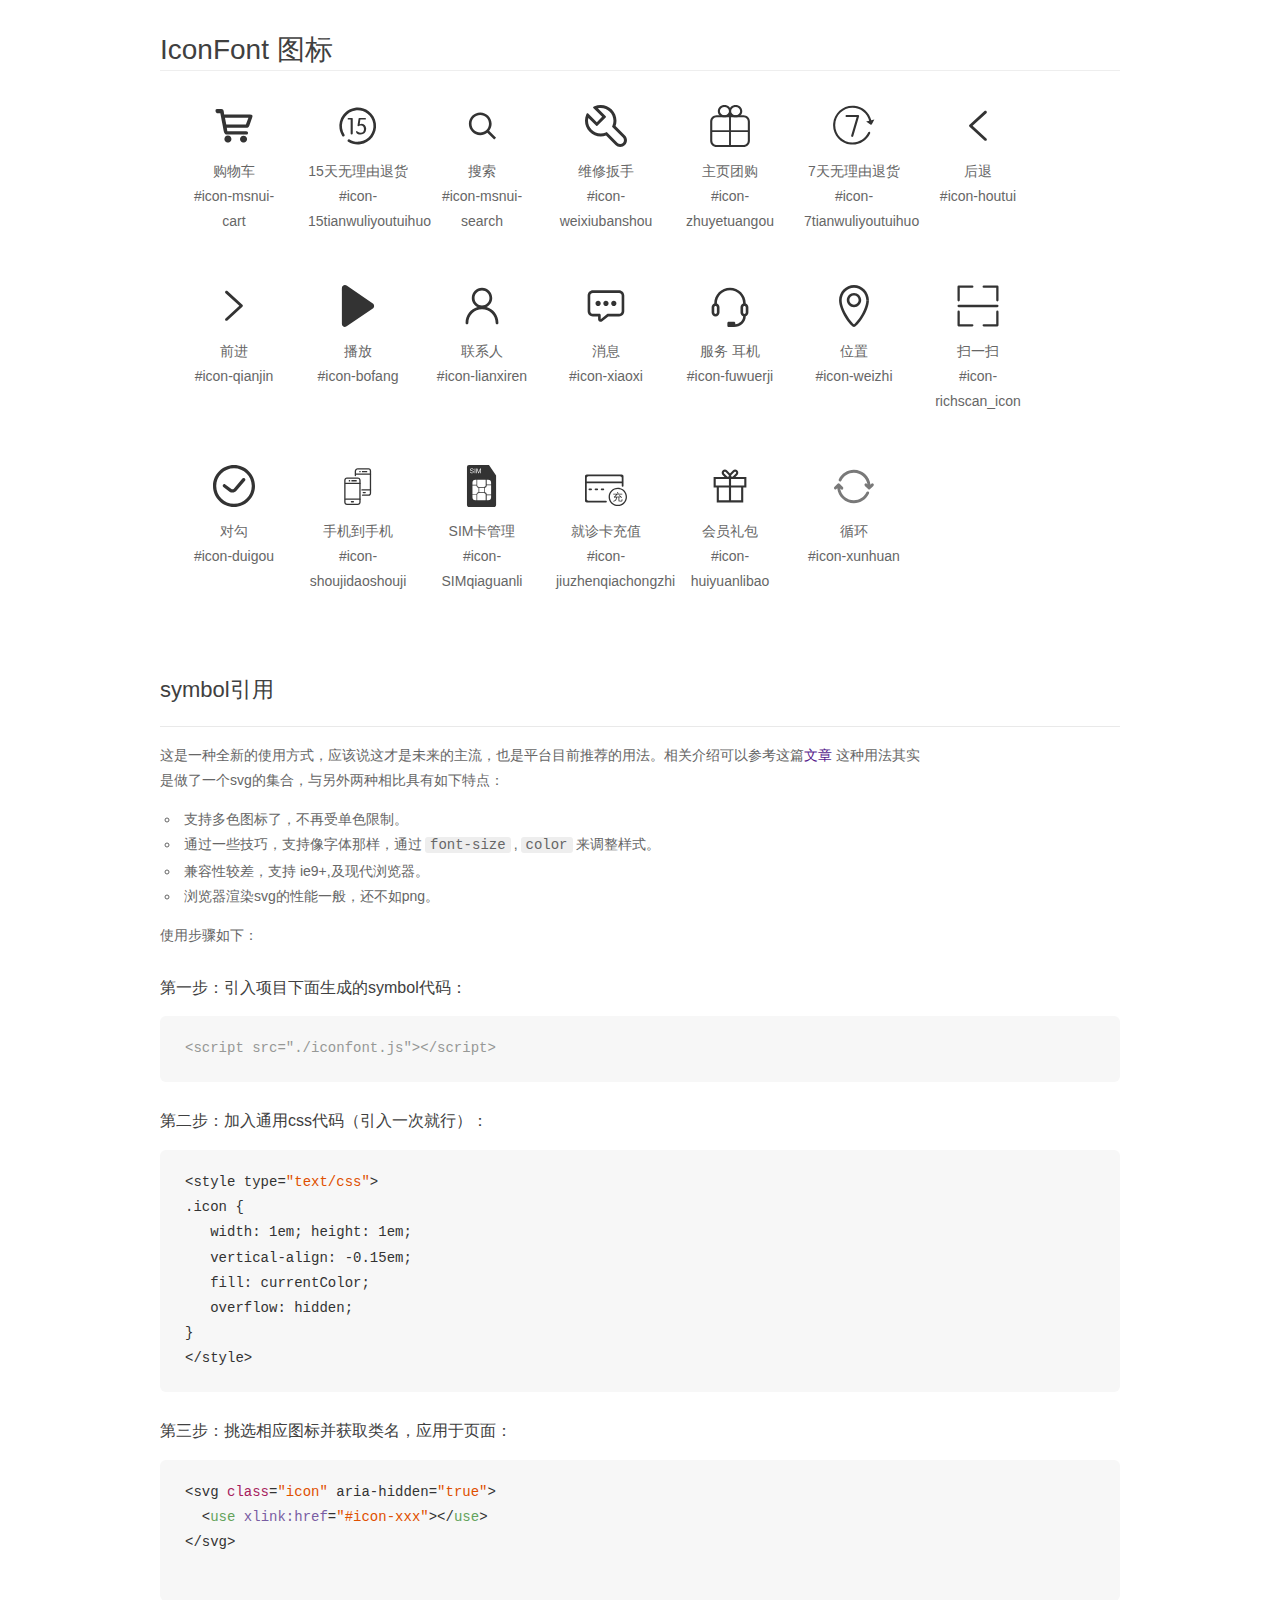
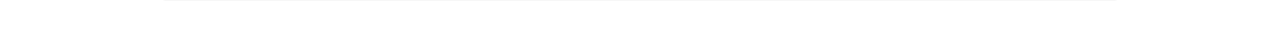
<file: font_654263_243nwuze77c1h5mi/demo_symbol.html>
<!DOCTYPE html>
<html>
<head>
    <meta charset="utf-8"/>
    <title>IconFont</title>
    <link rel="stylesheet" href="demo.css">
    <script src="iconfont.js"></script>

    <style type="text/css">
        .icon {
          /* 通过设置 font-size 来改变图标大小 */
          width: 1em; height: 1em;
          /* 图标和文字相邻时，垂直对齐 */
          vertical-align: -0.15em;
          /* 通过设置 color 来改变 SVG 的颜色/fill */
          fill: currentColor;
          /* path 和 stroke 溢出 viewBox 部分在 IE 下会显示
             normalize.css 中也包含这行 */
          overflow: hidden;
        }

    </style>
</head>
<body>
    <div class="main markdown">
        <h1>IconFont 图标</h1>
        <ul class="icon_lists clear">
            
                <li>
                    <svg class="icon" aria-hidden="true">
                        <use xlink:href="#icon-msnui-cart"></use>
                    </svg>
                    <div class="name">购物车</div>
                    <div class="fontclass">#icon-msnui-cart</div>
                </li>
            
                <li>
                    <svg class="icon" aria-hidden="true">
                        <use xlink:href="#icon-15tianwuliyoutuihuo"></use>
                    </svg>
                    <div class="name">15天无理由退货</div>
                    <div class="fontclass">#icon-15tianwuliyoutuihuo</div>
                </li>
            
                <li>
                    <svg class="icon" aria-hidden="true">
                        <use xlink:href="#icon-msnui-search"></use>
                    </svg>
                    <div class="name">搜索</div>
                    <div class="fontclass">#icon-msnui-search</div>
                </li>
            
                <li>
                    <svg class="icon" aria-hidden="true">
                        <use xlink:href="#icon-weixiubanshou"></use>
                    </svg>
                    <div class="name">维修扳手</div>
                    <div class="fontclass">#icon-weixiubanshou</div>
                </li>
            
                <li>
                    <svg class="icon" aria-hidden="true">
                        <use xlink:href="#icon-zhuyetuangou"></use>
                    </svg>
                    <div class="name">主页团购</div>
                    <div class="fontclass">#icon-zhuyetuangou</div>
                </li>
            
                <li>
                    <svg class="icon" aria-hidden="true">
                        <use xlink:href="#icon-7tianwuliyoutuihuo"></use>
                    </svg>
                    <div class="name">7天无理由退货</div>
                    <div class="fontclass">#icon-7tianwuliyoutuihuo</div>
                </li>
            
                <li>
                    <svg class="icon" aria-hidden="true">
                        <use xlink:href="#icon-houtui"></use>
                    </svg>
                    <div class="name">后退</div>
                    <div class="fontclass">#icon-houtui</div>
                </li>
            
                <li>
                    <svg class="icon" aria-hidden="true">
                        <use xlink:href="#icon-qianjin"></use>
                    </svg>
                    <div class="name">前进</div>
                    <div class="fontclass">#icon-qianjin</div>
                </li>
            
                <li>
                    <svg class="icon" aria-hidden="true">
                        <use xlink:href="#icon-bofang"></use>
                    </svg>
                    <div class="name">播放</div>
                    <div class="fontclass">#icon-bofang</div>
                </li>
            
                <li>
                    <svg class="icon" aria-hidden="true">
                        <use xlink:href="#icon-lianxiren"></use>
                    </svg>
                    <div class="name">联系人</div>
                    <div class="fontclass">#icon-lianxiren</div>
                </li>
            
                <li>
                    <svg class="icon" aria-hidden="true">
                        <use xlink:href="#icon-xiaoxi"></use>
                    </svg>
                    <div class="name">消息</div>
                    <div class="fontclass">#icon-xiaoxi</div>
                </li>
            
                <li>
                    <svg class="icon" aria-hidden="true">
                        <use xlink:href="#icon-fuwuerji"></use>
                    </svg>
                    <div class="name">服务 耳机</div>
                    <div class="fontclass">#icon-fuwuerji</div>
                </li>
            
                <li>
                    <svg class="icon" aria-hidden="true">
                        <use xlink:href="#icon-weizhi"></use>
                    </svg>
                    <div class="name">位置</div>
                    <div class="fontclass">#icon-weizhi</div>
                </li>
            
                <li>
                    <svg class="icon" aria-hidden="true">
                        <use xlink:href="#icon-richscan_icon"></use>
                    </svg>
                    <div class="name">扫一扫</div>
                    <div class="fontclass">#icon-richscan_icon</div>
                </li>
            
                <li>
                    <svg class="icon" aria-hidden="true">
                        <use xlink:href="#icon-duigou"></use>
                    </svg>
                    <div class="name">对勾</div>
                    <div class="fontclass">#icon-duigou</div>
                </li>
            
                <li>
                    <svg class="icon" aria-hidden="true">
                        <use xlink:href="#icon-shoujidaoshouji"></use>
                    </svg>
                    <div class="name">手机到手机</div>
                    <div class="fontclass">#icon-shoujidaoshouji</div>
                </li>
            
                <li>
                    <svg class="icon" aria-hidden="true">
                        <use xlink:href="#icon-SIMqiaguanli"></use>
                    </svg>
                    <div class="name">SIM卡管理</div>
                    <div class="fontclass">#icon-SIMqiaguanli</div>
                </li>
            
                <li>
                    <svg class="icon" aria-hidden="true">
                        <use xlink:href="#icon-jiuzhenqiachongzhi"></use>
                    </svg>
                    <div class="name">就诊卡充值</div>
                    <div class="fontclass">#icon-jiuzhenqiachongzhi</div>
                </li>
            
                <li>
                    <svg class="icon" aria-hidden="true">
                        <use xlink:href="#icon-huiyuanlibao"></use>
                    </svg>
                    <div class="name">会员礼包</div>
                    <div class="fontclass">#icon-huiyuanlibao</div>
                </li>
            
                <li>
                    <svg class="icon" aria-hidden="true">
                        <use xlink:href="#icon-xunhuan"></use>
                    </svg>
                    <div class="name">循环</div>
                    <div class="fontclass">#icon-xunhuan</div>
                </li>
            
        </ul>


        <h2 id="symbol-">symbol引用</h2>
        <hr>

        <p>这是一种全新的使用方式，应该说这才是未来的主流，也是平台目前推荐的用法。相关介绍可以参考这篇<a href="">文章</a>
        这种用法其实是做了一个svg的集合，与另外两种相比具有如下特点：</p>
        <ul>
          <li>支持多色图标了，不再受单色限制。</li>
          <li>通过一些技巧，支持像字体那样，通过<code>font-size</code>,<code>color</code>来调整样式。</li>
          <li>兼容性较差，支持 ie9+,及现代浏览器。</li>
          <li>浏览器渲染svg的性能一般，还不如png。</li>
        </ul>
        <p>使用步骤如下：</p>
        <h3 id="-symbol-">第一步：引入项目下面生成的symbol代码：</h3>
        <pre><code class="lang-js hljs javascript"><span class="hljs-comment">&lt;script src="./iconfont.js"&gt;&lt;/script&gt;</span></code></pre>
        <h3 id="-css-">第二步：加入通用css代码（引入一次就行）：</h3>
        <pre><code class="lang-js hljs javascript">&lt;style type=<span class="hljs-string">"text/css"</span>&gt;
.icon {
   width: <span class="hljs-number">1</span>em; height: <span class="hljs-number">1</span>em;
   vertical-align: <span class="hljs-number">-0.15</span>em;
   fill: currentColor;
   overflow: hidden;
}
&lt;<span class="hljs-regexp">/style&gt;</span></code></pre>
        <h3 id="-">第三步：挑选相应图标并获取类名，应用于页面：</h3>
        <pre><code class="lang-js hljs javascript">&lt;svg <span class="hljs-class"><span class="hljs-keyword">class</span></span>=<span class="hljs-string">"icon"</span> aria-hidden=<span class="hljs-string">"true"</span>&gt;<span class="xml"><span class="hljs-tag">
  &lt;<span class="hljs-name">use</span> <span class="hljs-attr">xlink:href</span>=<span class="hljs-string">"#icon-xxx"</span>&gt;</span><span class="hljs-tag">&lt;/<span class="hljs-name">use</span>&gt;</span>
</span>&lt;<span class="hljs-regexp">/svg&gt;
        </span></code></pre>
    </div>
</body>
</html>
</file>
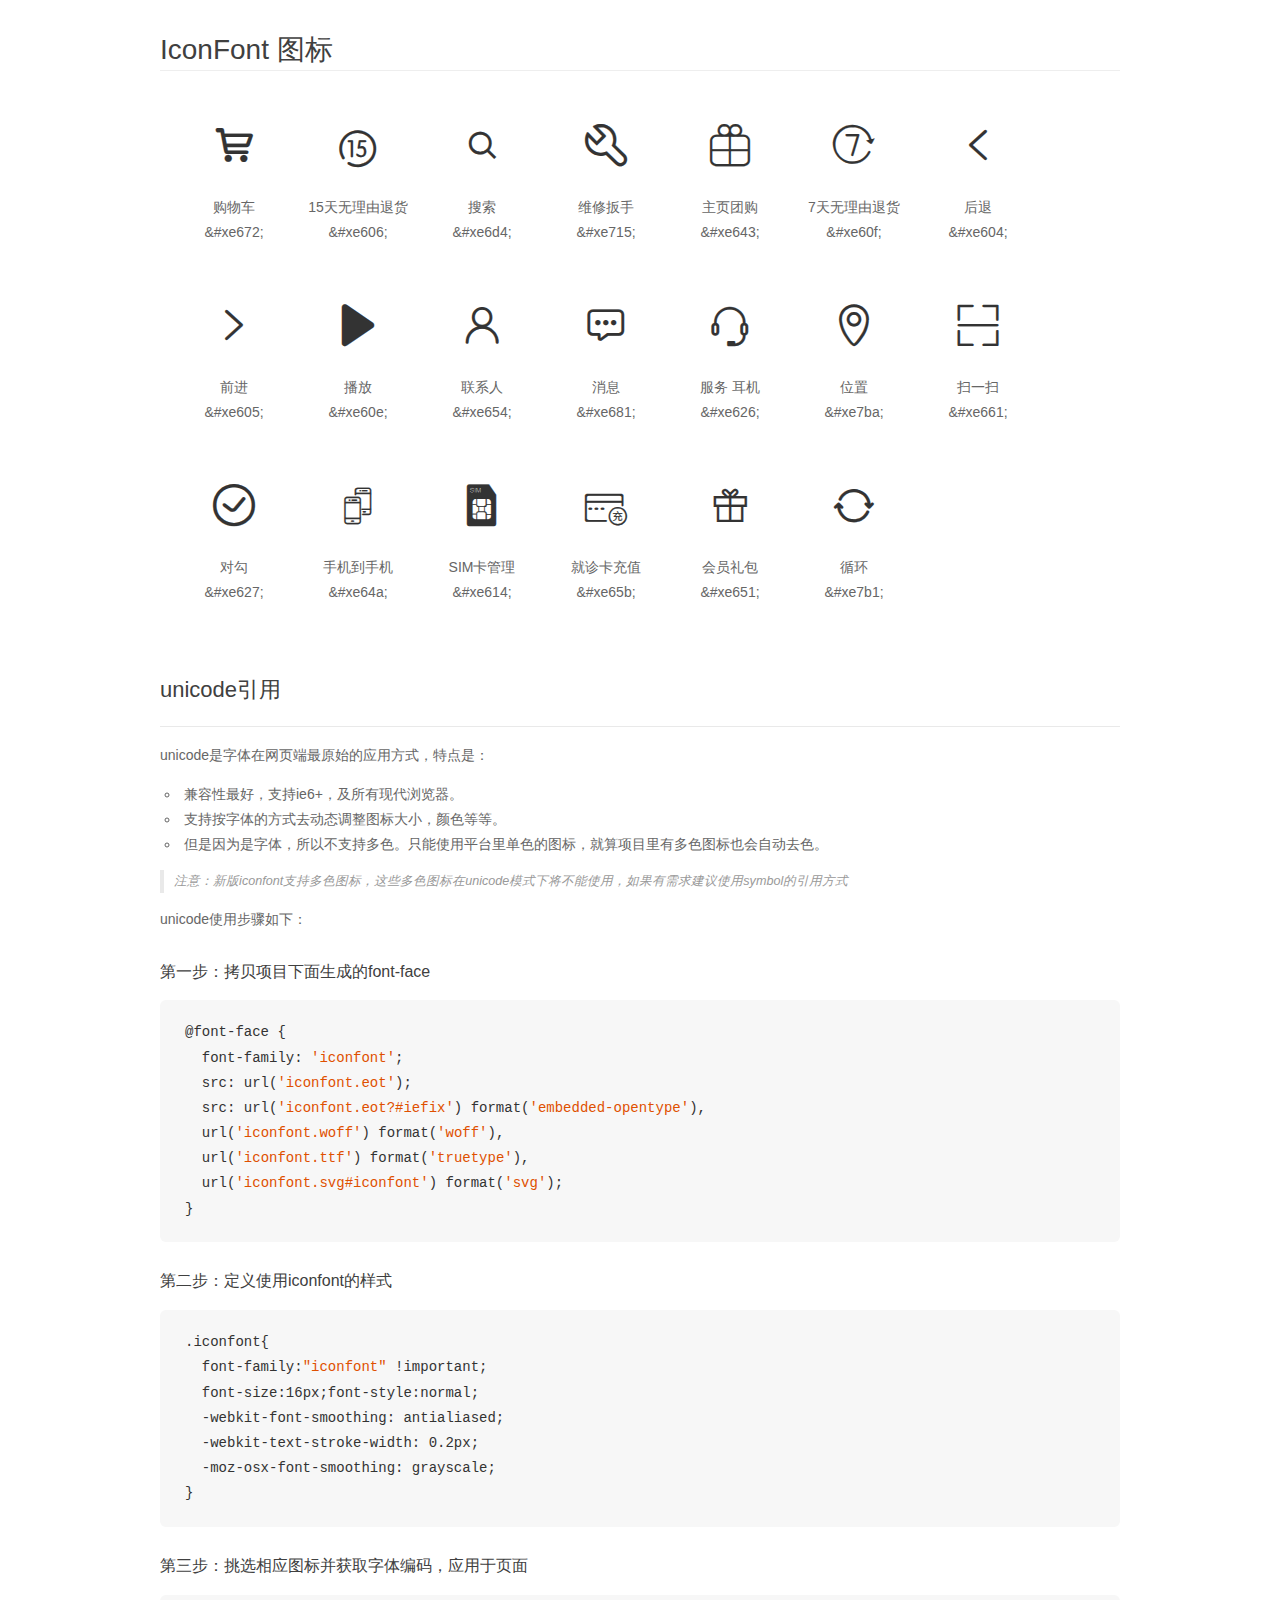
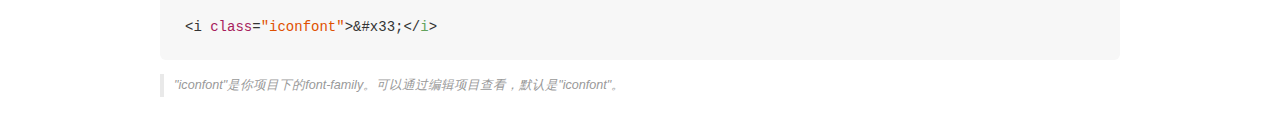
<file: font_654263_243nwuze77c1h5mi/demo_unicode.html>
<!DOCTYPE html>
<html>
<head>
    <meta charset="utf-8"/>
    <title>IconFont</title>
    <link rel="stylesheet" href="demo.css">

    <style type="text/css">

        @font-face {font-family: "iconfont";
          src: url('iconfont.eot'); /* IE9*/
          src: url('iconfont.eot#iefix') format('embedded-opentype'), /* IE6-IE8 */
          url('iconfont.woff') format('woff'), /* chrome, firefox */
          url('iconfont.ttf') format('truetype'), /* chrome, firefox, opera, Safari, Android, iOS 4.2+*/
          url('iconfont.svg#iconfont') format('svg'); /* iOS 4.1- */
        }

        .iconfont {
          font-family:"iconfont" !important;
          font-size:16px;
          font-style:normal;
          -webkit-font-smoothing: antialiased;
          -webkit-text-stroke-width: 0.2px;
          -moz-osx-font-smoothing: grayscale;
        }

    </style>
</head>
<body>
    <div class="main markdown">
        <h1>IconFont 图标</h1>
        <ul class="icon_lists clear">
            
                <li>
                <i class="icon iconfont">&#xe672;</i>
                    <div class="name">购物车</div>
                    <div class="code">&amp;#xe672;</div>
                </li>
            
                <li>
                <i class="icon iconfont">&#xe606;</i>
                    <div class="name">15天无理由退货</div>
                    <div class="code">&amp;#xe606;</div>
                </li>
            
                <li>
                <i class="icon iconfont">&#xe6d4;</i>
                    <div class="name">搜索</div>
                    <div class="code">&amp;#xe6d4;</div>
                </li>
            
                <li>
                <i class="icon iconfont">&#xe715;</i>
                    <div class="name">维修扳手</div>
                    <div class="code">&amp;#xe715;</div>
                </li>
            
                <li>
                <i class="icon iconfont">&#xe643;</i>
                    <div class="name">主页团购</div>
                    <div class="code">&amp;#xe643;</div>
                </li>
            
                <li>
                <i class="icon iconfont">&#xe60f;</i>
                    <div class="name">7天无理由退货</div>
                    <div class="code">&amp;#xe60f;</div>
                </li>
            
                <li>
                <i class="icon iconfont">&#xe604;</i>
                    <div class="name">后退</div>
                    <div class="code">&amp;#xe604;</div>
                </li>
            
                <li>
                <i class="icon iconfont">&#xe605;</i>
                    <div class="name">前进</div>
                    <div class="code">&amp;#xe605;</div>
                </li>
            
                <li>
                <i class="icon iconfont">&#xe60e;</i>
                    <div class="name">播放</div>
                    <div class="code">&amp;#xe60e;</div>
                </li>
            
                <li>
                <i class="icon iconfont">&#xe654;</i>
                    <div class="name">联系人</div>
                    <div class="code">&amp;#xe654;</div>
                </li>
            
                <li>
                <i class="icon iconfont">&#xe681;</i>
                    <div class="name">消息</div>
                    <div class="code">&amp;#xe681;</div>
                </li>
            
                <li>
                <i class="icon iconfont">&#xe626;</i>
                    <div class="name">服务 耳机</div>
                    <div class="code">&amp;#xe626;</div>
                </li>
            
                <li>
                <i class="icon iconfont">&#xe7ba;</i>
                    <div class="name">位置</div>
                    <div class="code">&amp;#xe7ba;</div>
                </li>
            
                <li>
                <i class="icon iconfont">&#xe661;</i>
                    <div class="name">扫一扫</div>
                    <div class="code">&amp;#xe661;</div>
                </li>
            
                <li>
                <i class="icon iconfont">&#xe627;</i>
                    <div class="name">对勾</div>
                    <div class="code">&amp;#xe627;</div>
                </li>
            
                <li>
                <i class="icon iconfont">&#xe64a;</i>
                    <div class="name">手机到手机</div>
                    <div class="code">&amp;#xe64a;</div>
                </li>
            
                <li>
                <i class="icon iconfont">&#xe614;</i>
                    <div class="name">SIM卡管理</div>
                    <div class="code">&amp;#xe614;</div>
                </li>
            
                <li>
                <i class="icon iconfont">&#xe65b;</i>
                    <div class="name">就诊卡充值</div>
                    <div class="code">&amp;#xe65b;</div>
                </li>
            
                <li>
                <i class="icon iconfont">&#xe651;</i>
                    <div class="name">会员礼包</div>
                    <div class="code">&amp;#xe651;</div>
                </li>
            
                <li>
                <i class="icon iconfont">&#xe7b1;</i>
                    <div class="name">循环</div>
                    <div class="code">&amp;#xe7b1;</div>
                </li>
            
        </ul>
        <h2 id="unicode-">unicode引用</h2>
        <hr>

        <p>unicode是字体在网页端最原始的应用方式，特点是：</p>
        <ul>
        <li>兼容性最好，支持ie6+，及所有现代浏览器。</li>
        <li>支持按字体的方式去动态调整图标大小，颜色等等。</li>
        <li>但是因为是字体，所以不支持多色。只能使用平台里单色的图标，就算项目里有多色图标也会自动去色。</li>
        </ul>
        <blockquote>
        <p>注意：新版iconfont支持多色图标，这些多色图标在unicode模式下将不能使用，如果有需求建议使用symbol的引用方式</p>
        </blockquote>
        <p>unicode使用步骤如下：</p>
        <h3 id="-font-face">第一步：拷贝项目下面生成的font-face</h3>
        <pre><code class="lang-js hljs javascript">@font-face {
  font-family: <span class="hljs-string">'iconfont'</span>;
  src: url(<span class="hljs-string">'iconfont.eot'</span>);
  src: url(<span class="hljs-string">'iconfont.eot?#iefix'</span>) format(<span class="hljs-string">'embedded-opentype'</span>),
  url(<span class="hljs-string">'iconfont.woff'</span>) format(<span class="hljs-string">'woff'</span>),
  url(<span class="hljs-string">'iconfont.ttf'</span>) format(<span class="hljs-string">'truetype'</span>),
  url(<span class="hljs-string">'iconfont.svg#iconfont'</span>) format(<span class="hljs-string">'svg'</span>);
}
</code></pre>
        <h3 id="-iconfont-">第二步：定义使用iconfont的样式</h3>
        <pre><code class="lang-js hljs javascript">.iconfont{
  font-family:<span class="hljs-string">"iconfont"</span> !important;
  font-size:<span class="hljs-number">16</span>px;font-style:normal;
  -webkit-font-smoothing: antialiased;
  -webkit-text-stroke-width: <span class="hljs-number">0.2</span>px;
  -moz-osx-font-smoothing: grayscale;
}
</code></pre>
        <h3 id="-">第三步：挑选相应图标并获取字体编码，应用于页面</h3>
        <pre><code class="lang-js hljs javascript">&lt;i <span class="hljs-class"><span class="hljs-keyword">class</span></span>=<span class="hljs-string">"iconfont"</span>&gt;&amp;#x33;<span class="xml"><span class="hljs-tag">&lt;/<span class="hljs-name">i</span>&gt;</span></span></code></pre>

        <blockquote>
        <p>"iconfont"是你项目下的font-family。可以通过编辑项目查看，默认是"iconfont"。</p>
        </blockquote>
    </div>


</body>
</html>
</file>
<file: css/iconfont.css>
@font-face {font-family: "iconfont";
  src: url('iconfont.eot?t=1526354201667'); /* IE9*/
  src: url('iconfont.eot?t=1526354201667#iefix') format('embedded-opentype'), /* IE6-IE8 */
  url('[data-uri]') format('woff'),
  url('iconfont.ttf?t=1526354201667') format('truetype'), /* chrome, firefox, opera, Safari, Android, iOS 4.2+*/
  url('iconfont.svg?t=1526354201667#iconfont') format('svg'); /* iOS 4.1- */
}

.iconfont {
  font-family:"iconfont" !important;
  font-size:16px;
  font-style:normal;
  -webkit-font-smoothing: antialiased;
  -moz-osx-font-smoothing: grayscale;
}

.icon-msnui-cart:before { content: "\e672"; }

.icon-15tianwuliyoutuihuo:before { content: "\e606"; }

.icon-msnui-search:before { content: "\e6d4"; }

.icon-weixiubanshou:before { content: "\e715"; }

.icon-zhuyetuangou:before { content: "\e643"; }

.icon-7tianwuliyoutuihuo:before { content: "\e60f"; }

.icon-houtui:before { content: "\e604"; }

.icon-qianjin:before { content: "\e605"; }

.icon-bofang:before { content: "\e60e"; }

.icon-lianxiren:before { content: "\e654"; }

.icon-xiaoxi:before { content: "\e681"; }

.icon-fuwuerji:before { content: "\e626"; }

.icon-weizhi:before { content: "\e7ba"; }

.icon-richscan_icon:before { content: "\e661"; }

.icon-duigou:before { content: "\e627"; }

.icon-shoujidaoshouji:before { content: "\e64a"; }

.icon-SIMqiaguanli:before { content: "\e614"; }

.icon-jiuzhenqiachongzhi:before { content: "\e65b"; }

.icon-huiyuanlibao:before { content: "\e651"; }

.icon-xunhuan:before { content: "\e7b1"; }
</file>
<file: css/index.css>
/*
* @Author: Administrator
* @Date:   2018-05-05 10:42:48
* @Last Modified by:   Administrator
* @Last Modified time: 2018-05-15 19:30:43
*/
/* 在css文件中引入另一个css文件 */
@import url("./base.css");
/* 头部开始 */
body{
	background: #fff;
}
.active{
	display: block;
}
.span_active{
	border: 2px solid #ff6700;
	
}
.color{
	background: #fff;
}
.hide{
	display: none;
}
header{
	width: 100%;
	height: 40px;
	background: #333;
}
header .header_main{
	width: 1226px;
	height: 100%;
	background:#333;
	margin: 0 auto;
}
header .header_main .header_main_left{
	width: 400px;
	height: 100%;
	float: left;
	background: #333;
}
header .header_main .header_main_right{
	width: 280px;
	height: 100%;
	float: right;
	background: #333;
}
.header_main .header_main_left ul{
	display: flex;
	justify-content:space-between;
	line-height: 40px;
}
.header_main .header_main_left ul li a{
	font-size: 12px;
	padding-right: 8px;
	border-right: solid 1px #424242;
	color: #a4b094;
}
.header_main .header_main_left ul li a:hover{
	color: #fff;
}
.header_main .header_main_left ul li:last-child a{
	padding-right: 0;
	border-right:none;
}
.header_main_right .main_l{
	float: left;
	width: 140px;
	height: 100%;
	line-height: 40px;	
	font-size: 12px;
	color: #b0b0b0;
}
.header_main_right .main_l span{
	margin-top: 14px;
	height: 12px;
	padding-right: 8px;
	padding-left:7px ;
	border-right:solid 1px #424242;
}
.header_main_right .main_l .messg{
	padding-right: 0;
	border-right:none;
}
.header_main_right .main_l .login{
	padding-left: 0px;
}
.header_main_right .main_l span:hover{
	color:#fff;
}
.header_main_right .main_r{
	position: relative;
	float: right;
	width: 120px;
	height: 100%;
	line-height: 40px;
	font-size: 12px;
	background: #424242;	
}
.header_main_right .main_r:hover{
	background: #fff;
}
.header_main_right .main_r:hover a{
	color: #ff6700;
}
.header_main_right .main_r a{
	display: block;
	text-align: center;
	color: #b0b0b0;
}
.header_main_right .main_r a i:first-child{
	margin-right: 5px;
}
.shopcar{
	position: absolute;
	right: 0px;
	top: 40px;
	width: 316px;
	height: 0px;
	background: #fff;
	box-shadow: 0px 2px 10px rgba(0, 0, 0, 0.15);
	transition: 0.3s;
	overflow: hidden;
	z-index: 999;
}
.shopcar p{
	line-height: 100px;
	text-align: center;
}
.header_main_right .main_r:hover .shopcar{
	height: 100px;
}
/* 头部结束 */
/* nav start */
nav{
	width: 1226px;
	height: 100px;
	/* background: red; */
	margin: 0 auto;
}
nav .nav_l{
	float: left;
	width: 244px;
	height: 100%;
	overflow: hidden;
}
nav .nav_l .logo{
	display: block;
	width: 55px;
	height:55px ;
	background: #ff6700;
	margin-top:22.5px ;
	background: url("../img/mi-logo.png")no-repeat center;
}
nav .nav_c{
	float: left;
	width: 596px;
	height: 100%;
	
}
nav .nav_c ul{ 
	display: flex;
	justify-content: space-between;
	line-height: 100px;	
}
nav .nav_c ul li a{
	color: #333;
}
nav .nav_c ul li a:hover{
	color: #ff6700;
}
nav .nav_r{
	float: right;
	width: 296px;
	height: 100%;
	/* background: #000; */
}
nav .nav_r .search{
	margin-top: 26px;
	width: 294px;
	height: 48px;
	border: solid 1px #e0e0e0;
	position: relative;
}
.search .s_input{
	float: left;
	width: 244px;
	height: 100%;
	border: none;
	box-sizing: border-box;
	border-right: 1px solid #e0e0e0;
	outline: none;
	padding-left: 10px;
	
}
.search .s_word{
	width: 144px;
	height: 18px;
	position: absolute;
	top: 14px;
	right: 62px;
	font-size: 12px;
	line-height: 18px;
}
.search .s_word a{
	display: inline-block;
	background: #eee;
	padding-right: 5px;
	color: #757575;
}
.search .s_btn{
	float: right;
	width: 50px;
	height: 100%;
	line-height: 48px;
	text-align: center;
	font-size: 30px;
	font-weight: bold;
	color: #606060;
	cursor: pointer;
}
/* nav end */
/* banner start */
.banner{
	width: 1226px;
	height: 460px;
	margin: 0 auto;
	background: red;
	position: relative;
	margin-bottom: 14px;
}
.banner .b_l{
	position: absolute;
	top: 0;
	left: 0;
	width: 234px;
	height: 100%;
	background:rgba(0,0,0,0.6);
	z-index: 999;
	padding: 20px 0px;
	box-sizing: border-box;
}
.b_l>ul>li{
	/* position: relative; */
	padding-left: 30px;
	line-height: 42px;
	box-sizing: border-box;
}
.b_l>ul>li:hover .b_l_d{
	display: block;
}
.b_l>ul>li .b_l_d{
	display: none;
	position: absolute;
	height: 458px;
	width:795px;
	top: 0px;
	left: 234px;
	border: 1px solid #e0e0e0;
	border-left:none ;
	background:#fff;
	overflow: hidden;
}
.b_l ul li .b_l_d>ul{
	float: left;
	height:100%;
	width: 265px;
	padding: 1px 0;
	box-sizing: border-box;
	/* background: red; */
}
.b_l ul li .b_l_d>ul>li{
	height: 76px;
	width: 265px;
	/* line-height: 76px; */
	background: #fff;
}
.b_l ul li .b_l_d>ul>li>a{
	color: #333;
	font-size: 14px;
	float: left;
	width: 265px;
	height: 76px;
	display: block;
	padding: 18px 20px;
	box-sizing: border-box;
}
.b_l ul li .b_l_d>ul>li>a>img{
	margin-right: 12px;
	float: left;
	width: 40px;
	height: 40px;
}
.b_l ul li:hover{
	background:#ff6700;
}
.b_l>ul>li>a{
	display: block;
	width: 204px;
	height: 42px;
	color:#fff;
	font-size: 14px;
	position: relative;
}
.b_l ul li a i{
	color: rgba(255, 255, 255, 0.5);
	position: absolute;
	top: 0;
	right: 24px;
	font-weight: bold; 
}
.banner .b_r{
	width: 100%;
	height: 100%;
	position: relative;
}
.banner .b_r .b_prev{
	position: absolute;
	line-height: 69px;
	text-align: center;
	font-size: 40px;
	color: #c8aaa9;
	top:200px;
	left: 234px;
	display: block;
	width: 41px;
	height: 69px;
	border-radius:0px 3px 3px 0;
	cursor: pointer;
}
.banner .b_r .b_prev:hover{
	background: rgba(0, 0, 0, 0.5);
	color: #fff;
}
.banner .b_r .b_next:hover{
	background: rgba(0, 0, 0, 0.5);
	color: #fff;
}
.banner .b_r .b_next{
	border-radius:3px 0 0 3px;
	position: absolute;
	line-height: 69px;
	text-align: center;
	font-size: 40px;
	color: #c8aaa9;
	top:200px;
	right: 0;
	display: block;
	width: 41px;
	height: 69px;
	cursor: pointer;
}
.banner .b_r img{
	position: absolute;
	top: 0;
	left: 0;
}
.circle{
	position: absolute;
	bottom: 25px;
	right: 35px;
	width: 90px;
	height: 10px;
	/* background: red; */
	display: flex;
	justify-content: space-between;
}
.circle>span{

	display: block;
	width: 6px;
	background: rgba(0, 0, 0, 0.5);
	height: 6px;
	border: 2px solid #9a5b59;
	border-radius: 50%;
}
.info{
	margin: 0 auto;
	width: 1226px;
	height: 170px;
	/* background: red; */
	margin-bottom: 24px;
}
.info .menu{
	
	float: left;
	width: 234px;
	height: 100%;
	margin-right: 14px;
	background:#5f5750;
}
.info .menu ul{
	width: 100%;
	height: 100%;
	padding: 3px;
	box-sizing: border-box;
	display: flex;
	flex-wrap: wrap;
	justify-content: space-between;
}
.info .menu ul li{
	/* background: red; */
	flex-shrink: 0;
	width: 70px;
	height: 82px;
	padding: 0 3px;
	box-sizing: border-box;
	position: relative;
}
.info .menu ul li:after{
	content: "";
	display: block;
	position: absolute;
	top: 9px;
	right:-7px ;
	width: 1px;
	height: 70px;
	background: #665e57;
}
.info .menu ul li:nth-child(3n):after{
	/* content: ""; */
	width: 0px;
	/* height: 70px; */
}
.info .menu ul li:nth-child(-n+3):before{
	content: "";
	display: block;
	width: 70px;
	height: 1px;
	position: absolute;
	background: #665e57;
	bottom: -3px;
	left: 2px;
}
.info .menu>ul>li>a{
	color: #c8cab2;
	font-size: 12px;
	text-align: center;
	display: block;
	width: 70px;
	height: 46px;
	padding-top: 18px;
	box-sizing: border-box;
}
.info .menu>ul>li>a>i{
	color: #dad8c7;
	font-size: 30px;
	display: block;
	height: 24px;
	margin-bottom: 10px;
}
.info ul{
	float: right;
	width: 978px;
	height: 100%;
	/* background: green; */
	display: flex;
	justify-content: space-between;
}
.info ul li{
	width: 316px;
	height: 100%;
	/* background: grey; */
}
.info>ul>li>a{
	display: block;
	width: 100%;
	height: 100%;
}
.info>ul>li:first-child a{
	background: url(../img/xmad_15041689984823_YclCV.jpg)no-repeat center;
	background-size: cover;
}
.info>ul>li:nth-child(2) a{
	background: url(../img/xmad_15249081596681_Jdsgm.jpg)no-repeat center;
	background-size: cover;
}
.info>ul>li:last-child a{
	background: url(../img/xmad_15260284178539_QVvle.jpg)no-repeat center;
	background-size: cover;
}
/* banner end */

/* star start */
.star{
	width: 1226px;
	height: 400px;
	background: red;
	margin: 0 auto 40px;
}
.star .s_top{
	width: 100%;
	height: 60px;
	background: #fff;
	line-height: 60px;
}
.star .s_top .s_top_l{
	float: left;
	width: 131px;
	height: 60px;
	font-weight: bold;
}
.star .s_top .s_top_r{
	float: right;
	width: 69px;
	height: 22px;
	border:1px solid #e0e0e0;
	margin-top: 26px;
	background: #fff;
	line-height: 22px;
}
.s_top_r .s_prev{
	border-right: 1px solid #e0e0e0;
}
.s_top_r .s_next,.s_top_r .s_prev{
	text-align: center;
	float: left;
	width: 34px;
	height: 100%;
	color: #e0e0e2;
}
.star .s_center{
	width: 100%;
	height: 340px;
	background: #fff;
	display: flex;
	justify-content: space-between;
}
.star .s_center li{
	width: 234px;
	height: 340px;
	background: #fafafa;
	padding-top: 30px;
	box-sizing: border-box;
}
.star .s_center li:first-child{
	border-top: 1px solid #ffac13;
}
.star .s_center li:nth-child(2){
	border-top: 1px solid #83c44e;
}
.star .s_center li:nth-child(3){
	border-top: 1px solid #2196f3;
}
.star .s_center li:nth-child(4){
	border-top: 1px solid #e53935;
}
.star .s_center li:last-child{
	border-top: 1px solid #00c0a5;
}
.star .s_center li a{
	text-align: center;
	display: block;
	width:214px ;
	height: 170px;
	margin: 0 auto;
}
.star .s_center li a img{
	margin: 0 auto 31px;
}
.s_center li a h2{
	font-size: 14px;
	color: #212121;
}
.s_center li a h4{
	height: 33px;
	line-height: 33px;
	color: #b0b0b0;
	font-size: 12px;
}
.s_center li a h3{
	font-size: 12px;
	line-height: 30px;
	height: 30px;
	color: #ff6700;
}
/* star end */
.bg{
	width: 100%;
	height: auto;
	padding-top: 37px;
	box-sizing: border-box;
	background: #f5f5f5;
}
/* 家电开始 */
.jiadian{
	width: 1226px;
	height: 674px;
	margin: 0 auto;
	margin-top: 21px;
}
.jiadian .j_top{
	width: 100%;
	height: 60px;
}
.jiadian .j_top .j_top_l{
	float: left;
	width: 44px;
	height: 60px;
	line-height: 60px;
	text-align:center ;
	color: #333;
	font-size: 22px;
	font-family: "黑体";
}
.jiadian .j_top .j_top_r{
	position: relative;
	float: right;
	/* width: 200px; */
	height: 60px;
	display: flex;
	/* justify-content: space-between; */
}
.jiadian .j_top .j_top_r li{
	margin-left: 31px;
	margin-top: 15px;
	line-height: 30px;
	height: 30px;
	transition:0.2s ;	
	border-bottom:none;
	/* position: relative; */
}




.jiadian .j_top .j_top_r>li:hover{
	color: #ff6700;
	border-bottom: 2px solid #ff3700;
}
.jiadian .j_center{
	width: 100%;
	height: 614px;
	position: relative;
}
.jiadian .j_center .j_center_l{
	/* position: relative; */
	float: left;
	width: 234px;
	height: 100%;
	transition: .3s;
}
.jiadian .j_center .j_center_l:hover{
	transform: translateY(-1px);
	box-shadow: 0 15px 30px rgba(0,0,0,0.1);
}
.j_center_l a{
	display: block;
	width: 100%;
	height: 100%;
	background: url(../img/xiaomi_09.png);
}
.jiadian .j_center .j_center_r{
	/* margin-left: 14px; */
	width: 978px;
	height: 100%;
	position: absolute;
	top: 0px;
	right: 0px;
	/* float: right; */
	/* display: none; */
}
.j_center_r ul{
	height: 614px;
	display: flex;
	align-content: space-between;
	justify-content: space-between;
	flex-wrap: wrap;
	/* display: none; */
}
.j_center_r ul li{
	position: relative;
	flex-shrink:0;
	width: 234px;
	height: 300px;
	background: #fff;
	transition: .3s;
	overflow: hidden;
}
.j_center_r ul li:hover .mess{
	bottom: 0;
}
.j_center_r ul li>.mess{
	width: 234px;
	position: absolute;
	bottom: -75px;
	left: 0px;
	transition: .3s;
	background: #ff6700;
}
.j_center_r ul li>.mess>a{
	font-size: 12px;
	color: #fff;
	line-height: 18px;
	display: block;
	width: 174px;
	height: 59px;
	padding: 8px 30px;
	
}
.j_center_r ul li>.mess>a>span{
	display: block;
	font-size: 12px;
	color: rgba(255,255,255,0.6);
}
.j_center_r ul li:not(:last-child):hover{
	transform: translateY(-1px);
	box-shadow: 0 15px 30px rgba(0,0,0,0.1);
}
.j_center_r ul li h2{
	margin-top: 22px;
	text-align: center;
	font-size: 14px;
}
.j_center_r ul li h2>a{
	color: #333;
}
.j_center_r ul li h3{
	height: 12px;
	margin: 8px 0 18px;
	color: #b0b0b0;
	text-align: center;
	font-size: 12px;
}
.j_center_r ul li h4{
	margin-top: 8px;
	text-align: center;
	font-size: 12px;
}
.j_center_r ul li h4 span:first-child{
	color: #ff6700;
}
.j_center_r ul li h4 span:last-child{
	color: #b0b0b0;
	text-decoration: line-through;
}
.j_center_r ul li>a{
	display: block;
	width: 185px;
	height: 146px;
	/* background: url(../img/xiaomi_15.png); */
	margin: 37px auto 0;
}
.j_center_r ul li>a>img{
	margin: 0 auto;
	width: 150px;
	height: 150px;
}
.j_center_r ul li:first-child>span:last-child{
	display: block;
	width: 64px;
	height: 20px;
	line-height: 20px;
	text-align: center;
	position: absolute;
	top: 0;
	left: 85px;
	background: #e53935;
	color: #fff;
	font-size: 14px;
}
.j_center_r ul li:nth-child(2)>span:last-child{
	display: block;
	width: 64px;
	height: 20px;
	line-height: 20px;
	text-align: center;
	position: absolute;
	top: 0;
	left: 85px;
	background: #e53935;
	color: #fff;
	font-size: 14px;
}
.j_center_r ul li:nth-child(5)>span:last-child{
	display: block;
	width: 64px;
	height: 20px;
	line-height: 20px;
	text-align: center;
	position: absolute;
	top: 0;
	left: 85px;
	background: #83c44e;
	color: #fff;
	font-size: 14px;
}

.j_center_r ul li:last-child{
	display: flex;
	align-content: space-between;
	flex-wrap: wrap;
	background: none;
}
.j_center_r ul li:last-child .li_top{
	width: 100%;
	height: 143px;
	background: #fff;
	transition: 0.3s;
}
.j_center_r ul li:last-child .li_top:hover{
	transform: translateY(-1px);
	box-shadow: 0 15px 30px rgba(0,0,0,0.1);
}
.j_center_r ul li:last-child .li_bottom{
	width: 100%;
	height: 143px;
	background: #fff;
	transition: 0.3s;
}
.j_center_r ul li:last-child .li_bottom:hover{
	transform: translateY(-1px);
	box-shadow: 0 15px 30px rgba(0,0,0,0.1);
}
.li_top>a{
	display: block;
	margin-right: 25px;
	margin-top: 37px;
	width: 72px;
	height: 80px;
	float: right;
	/* background: url(../img/xiaomi_44.png); */
}
.li_top>a>img{
	width: 80px;
	height: 80px;
}
.li_top .li_top_l{
	margin-top: 37px;
	margin-left: 30px;
	float: left;
	width: 75px;
	height: 80px;

}
.li_top .li_top_l>a{
	display: block;
	width: 100%;
	height: 26px;
	line-height: 26px;
	margin-bottom: 8px;
	font-size: 14px;
	color: #333;
	white-space:nowrap;/*强制一行显示*/
	overflow:hidden;/*溢出隐藏*/
	text-overflow:ellipsis;/*超出的部分显示省略号*/
}
.li_top .li_top_l>h4{
	color: #ff6700;
	font-size: 12px;
	text-align: left;
}
/* 浏览 */
.li_bottom>a{
	display: block;
	margin-right: 25px;
	margin-top: 37px;
	width: 72px;
	height: 80px;
	float: right;
	background: url(../img/xiaomi_55.png);
}
.li_bottom .li_bottom_l{
	margin-top: 37px;
	margin-left: 30px;
	float: left;
	width: 72px;
	height: 80px;
}
.li_bottom .li_bottom_l>a{
	color: #333;
	font-size: 18px;
}
.li_bottom .li_bottom_l>a span:first-child{
	display: block;
	margin-bottom: 4px;
}
.li_bottom .li_bottom_l>a span:last-child{
	font-size: 12px;
	color: #757575;
}
/* 浏览 */
/* 家电结束 */
/* 固定定位 */
.fixed{
	width: 25px;
	height: 159px;
	/* background: red; */
	position: fixed;
	right: 34px;
	bottom: 125px;
	border: 1px solid #f5f5f5;
}
.fixed ul{
	width: 100%;
	height: 100%;
}
.fixed ul li{
	/* color: #b7b7b7; */
	line-height: 39px;
	text-align: center;
	width: 25px;
	height: 39px;
	/* background: red; */
}
.fixed ul>li>a{
	color: #b7b7b7;
	display: block;
	width: 100%;
	height: 100%;
}
.fixed ul>li>a:hover{
	color: #ff6700;
}
.fixed ul li:nth-child(2){
	border-top: 1px solid #f5f5f5;
	border-bottom: 1px solid #f5f5f5;
}
.fixed ul li:last-child{
	border-top: 1px solid #f5f5f5;
}
/* 固定定位 */
/* 智能开始 */
.z_center_l{
	float: left;
	width: 234px;
	height: 100%;
}
.z_center_l ul{
	height: 100%;
	display: flex;
	align-content: space-between;
	flex-wrap: wrap;
}
.z_center_l ul li{
	flex-shrink:0;
	width: 234px;
	height: 300px;
	transition: 0.3s;
}
.z_center_l ul li:hover{
	transform: translateY(-1px);
	box-shadow: 0 15px 30px rgba(0,0,0,0.1);
}
.z_center_l ul li:first-child>a{
	display: block;
	width: 234px;
	height: 300px;
	background: url(../img/xiaomi_03-25.png);
}
.z_center_l ul li:last-child>a{
	display: block;
	width: 234px;
	height: 300px;
	background: url(../img/xiaomi_03-62.png);
}

.jiadian:nth-child(2) .j_center_r ul li:nth-child(5)>span:last-child{
	display: block;
	width: 64px;
	height: 20px;
	line-height: 20px;
	text-align: center;
	position: absolute;
	top: 0;
	left: 85px;
	background: #e53935;
	color: #fff;
	font-size: 14px;
}
/* 智能结束 */
/* 搭配开始 */

.jiadian:nth-child(3) .j_center_r ul li:nth-child(2)>span:last-child{
	display: block;
	width: 64px;
	height: 20px;
	line-height: 20px;
	text-align: center;
	position: absolute;
	top: 0;
	left: 85px;
	background: #83c44e;
	color: #fff;
	font-size: 14px;
}
.jiadian:nth-child(3) .j_center_r ul li:nth-child(7)>span:last-child{
	display: block;
	width: 64px;
	height: 20px;
	line-height: 20px;
	text-align: center;
	position: absolute;
	top: 0;
	left: 85px;
	background: #e53935;
	color: #fff;
	font-size: 14px;
}
/* 搭配结束 */
/* 配件开始 */
.jiadian:nth-child(4) .z_center_l ul li:first-child>a{
	background: url(../img/xiaomi_03-105.png);
}
.jiadian:nth-child(4) .z_center_l ul li:last-child>a{
	background: url(../img/xiaomi_03-118.png);
}
.jiadian:nth-child(4) .j_center_r>ul>li>a{
	background: url(../img/xiaomi_20-109.png);
}
.jiadian:nth-child(4) .j_center_r>ul>li:nth-child(2)>a{
	background: url(../img/xiaomi_20-110.png);
}
.jiadian:nth-child(4) .j_center_r>ul>li:nth-child(3)>a{
	background: url(../img/xiaomi_20-111.png);
}
.jiadian:nth-child(4) .j_center_r>ul>li:nth-child(4)>a{
	background: url(../img/xiaomi_20-112.png);
}
.jiadian:nth-child(4) .j_center_r>ul>li:nth-child(5)>a{
	background: url(../img/xiaomi_20-122.png);
}
.jiadian:nth-child(4) .j_center_r>ul>li:nth-child(6)>a{
	background: url(../img/xiaomi_20-123.png);
}
.jiadian:nth-child(4) .j_center_r>ul>li:nth-child(7)>a{
	background: url(../img/xiaomi_20-124.png);
}
.jiadian:nth-child(4) .li_top>a{
	background: url(../img/xiaomi_19-126.png);
}
.jiadian:nth-child(4) .j_center_r ul li:nth-child(1)>span:last-child{
	display: block;
	width: 64px;
	height: 20px;
	line-height: 20px;
	text-align: center;
	position: absolute;
	top: 0;
	left: 85px;
	background: #83c44e;
	color: #fff;
	font-size: 14px;
}
.jiadian:nth-child(4) .j_center_r ul li:nth-child(5)>span:last-child{
	display: block;
	width: 64px;
	height: 20px;
	line-height: 20px;
	text-align: center;
	position: absolute;
	top: 0;
	left: 85px;
	background: #83c44e;
	color: #fff;
	font-size: 14px;
}
.jiadian:nth-child(4) .j_center_r ul li:nth-child(7)>span:last-child{
	display: block;
	width: 64px;
	height: 20px;
	line-height: 20px;
	text-align: center;
	position: absolute;
	top: 0;
	left: 85px;
	background: #83c44e;
	color: #fff;
	font-size: 14px;
}
/* 配件结束 */
/* 周边开始 */
.jiadian:nth-child(5) .z_center_l ul li:first-child>a{
	background: url(../img/xiaomi_03-132.png);
}
.jiadian:nth-child(5) .z_center_l ul li:last-child>a{
	background: url(../img/xiaomi_03-145.png);
}
.jiadian:nth-child(5) .j_center_r>ul>li>a{
	background: url(../img/xiaomi_20-136.png);
}
.jiadian:nth-child(5) .j_center_r>ul>li:nth-child(2)>a{
	background: url(../img/xiaomi_20-137.png);
}
.jiadian:nth-child(5) .j_center_r>ul>li:nth-child(3)>a{
	background: url(../img/xiaomi_20-138.png);
}
.jiadian:nth-child(5) .j_center_r>ul>li:nth-child(4)>a{
	background: url(../img/xiaomi_20-139.png);
}
.jiadian:nth-child(5) .j_center_r>ul>li:nth-child(5)>a{
	background: url(../img/xiaomi_20-149.png);
}
.jiadian:nth-child(5) .j_center_r>ul>li:nth-child(6)>a{
	background: url(../img/xiaomi_20-150.png);
}
.jiadian:nth-child(5) .j_center_r>ul>li:nth-child(7)>a{
	background: url(../img/xiaomi_20-151.png);
}
.jiadian:nth-child(5) .li_top>a{
	background: url(../img/xiaomi_19-153.png);
}
.jiadian:nth-child(5) .j_center_r ul li:nth-child(3)>span:last-child{
	display: block;
	width: 64px;
	height: 20px;
	line-height: 20px;
	text-align: center;
	position: absolute;
	top: 0;
	left: 85px;
	background: #83c44e;
	color: #fff;
	font-size: 14px;
}
.jiadian:nth-child(5) .j_center_r ul li:nth-child(6)>span:last-child{
	display: block;
	width: 64px;
	height: 20px;
	line-height: 20px;
	text-align: center;
	position: absolute;
	top: 0;
	left: 85px;
	background: #83c44e;
	color: #fff;
	font-size: 14px;
}
/* 周边结束 */
.jiadian:nth-last-child(-n+3) .j_center_r ul li>h3{
	height: 12px;
	margin: 8px 0 18px;
	color: #b0b0b0;
	text-align: center;
	font-size: 12px;
}
.jiadian:nth-last-child(-n+3) .j_center_r ul li>h4{
	height: 12px;
	margin: 8px 0 18px;
	color: #b0b0b0;
	text-align: center;
	font-size: 12px;
}
/* 推荐 开始 */
.sell{
	width: 1226px;
	height: 400px;
	margin: 20px auto 0;
}
.sell .se_top{
	width: 100%;
	height: 60px;
	line-height: 60px;
}
.sell .se_top .se_top_l{
	font-size: 22px;
	float: left;
	width: 131px;
	height: 60px;
	color: #333;
	/* font-weight: bold; */
}
.sell .se_top .se_top_r{
	float: right;
	width: 69px;
	height: 22px;
	border:1px solid #e0e0e0;
	margin-top: 17px;
	background: #fff;
	line-height: 22px;
}
.se_top_r .se_prev{
	border-right: 1px solid #e0e0e0;
}
.se_top_r .se_next,.se_top_r .se_prev{
	text-align: center;
	float: left;
	width: 34px;
	height: 100%;
	color: #e0e0e2;
}
.sell .se_center{
	width: 100%;
	height: 340px;
	display: flex;
	justify-content: space-between;
}
.sell .se_center li{
	width: 234px;
	height: 340px;
	background: #fff;
	padding-top: 30px;
	box-sizing: border-box;
	transition: 0.3s;
}
.sell .se_center li:hover{
	transform: translateY(-1px);
	box-shadow: 0 15px 30px rgba(0,0,0,0.1);
}
.sell .se_center li a{
	text-align: center;
	display: block;
	width:214px ;
	height: 170px;
	margin: 0 auto;
}
.sell .se_center li a img{
	margin: 0 auto 31px;
}
.se_center li a h2{
	font-size: 14px;
	color: #212121;
}
.se_center li a h4{
	height: 33px;
	line-height: 33px;
	color: #b0b0b0;
	font-size: 12px;
}
.se_center li a h3{
	font-size: 12px;
	line-height: 30px;
	height: 30px;
	color: #ff6700;
}
/* 推荐 结束 */
/* 热评 开始 */
.hot{
	width: 1226px;
	height: 475px;
	margin: 20px auto 0;
}
.hot .h_top{
	width: 100%;
	height: 60px;
	line-height: 60px;
}
.hot .h_top .h_top_l{
	font-size: 22px;
	float: left;
	width: 131px;
	height: 60px;
	color: #333;
	/* font-weight: bold; */
}
.hot .h_center{
	width: 100%;
	height: 340px;
	display: flex;
	justify-content: space-between;
}
.hot .h_center li{
	width: 296px;
	height: 415px;
	background: #fff;
	/* padding-top: 30px;
	box-sizing: border-box; */
	transition: 0.3s;
}
.hot .h_center li:hover{
	transform: translateY(-1px);
	box-shadow: 0 15px 30px rgba(0,0,0,0.1);
}
.hot .h_center li>a{
	text-align: center;
	display: block;
	width:100%;
	height: 220px;
	margin: 0 auto;
}
.hot .h_center li>p{
	width: 240px;
	height: 72px;
	margin: 28px auto 22px;

}
.hot .h_center li>p>a{
	color: #333;
	display: block;
	font-size: 14px;
	line-height: 24px;
	width: 100%;
	height: 100%;
	overflow:hidden;/*溢出隐藏*/
	/* text-overflow:ellipsis;/*超出的部分显示省略号*/ 
	display:-webkit-box;/* 设置为弹性盒子 */
	-webkit-box-orient:vertical;/* 弹性盒子中子元素的排布,垂直 */
	-webkit-line-clamp:3;/* //显示行数 */
}
.hot .h_center li>h4{
	color: #b0b0b0;
	width: 240px;
	height: 12px;
	margin: 0 auto;
	line-height: 12px;
	text-align: left;
	font-size: 12px;
}
.hot .h_center li .info{
	width: 240px;
	height: 40px;
	line-height: 40px;
	margin: 0 auto;
	font-size: 14px;
}
.hot .h_center li .info>a{
	padding-right:11px;
	box-sizing: border-box;
	border-right: 1px solid #e0e0e0;
	color: #333;
}
.hot .h_center li .info>span{
	padding-left: 10px;
	color: #ff6700;
}
.hot .h_center li a img{
	margin: 0 auto 28px;
}
.h_center li a h2{
	font-size: 14px;
	color: #212121;
}
.h_center li a h4{
	height: 33px;
	line-height: 33px;
	color: #b0b0b0;
	font-size: 12px;
}
.h_center li a h3{
	font-size: 12px;
	line-height: 30px;
	height: 30px;
	color: #ff6700;
}
/* 热评 结束 */
/* 内容 开始 */
.content{
	width: 1226px;
	height: 475px;
	margin: 20px auto 0;
}
.content .con_top{
	width: 100%;
	height: 60px;
	line-height: 60px;
}
.content .con_top .con_top_l{
	float: left;
	width: 131px;
	height: 60px;
	font-size: 22px;
	color: #333;
	/* font-weight: bold; */
}
.content .con_center{
	width: 100%;
	height: 340px;
	display: flex;
	justify-content: space-between;
}
.content .con_center>li{
	padding: 31px 33px 0;
	/* padding-left: 33px; */
	box-sizing: border-box;
	width: 296px;
	height: 415px;
	background: #fff;
	/* padding-top: 30px;
	box-sizing: border-box; */
	transition: 0.3s;
}
.content .con_center li .btn{
	
}
.content .con_center li .btn>ul{
	width: 100%;
	height: 30px;
	text-align: center;
}
.content .con_center li .btn>ul>li{
	display: inline-block;
	width: 6px;
	height: 6px;
	margin: 12px;
	border-radius: 50%;

	/* border: 2px solid #ff6700;  */
}
.content .con_center li .btn>ul>li>span{
	display:block;
	width: 6px;
	height: 6px;
	border-radius: 50%;
	background: #b0b0b0;
	/* background: #fff; */
	text-align: center;
	line-height: 30px;
	/* border: 2px solid #ff6700; */
	/* margin: 12px; */
}
.content .con_center li .btn>ul>li>span:hover{
	background: #ff6700;
}
.content .con_center li .con_cen_top{
	width: 230px;
	height: 170px;
	/* background: red; */
	text-align: center;
}
.content .con_center li .con_cen_top>h2{
	color:#ffac13 ;
	line-height: 36px;
}
.content .con_center li:nth-child(2) .con_cen_top>h2{
	color:#83c44e ;
}
.content .con_center li:nth-child(3) .con_cen_top>h2{
	color:#e53935 ;
}
.content .con_center li:nth-child(4) .con_cen_top>h2{
	color:#2196f3 ;
}
.content .con_center li .con_cen_top .title{
	color: #333;
	width: 100%;
	font-size: 18px;
	line-height: 26px;
}
.content .con_center li .con_cen_top>a{
	color: #b0b0b0;
	width: 192px;
	font-size: 12px;
	margin: 0 auto;
	display: block;
	line-height: 20px;
}
.content .con_center li .con_cen_top>h4{
	line-height: 42px;
	font-size: 12px;
	color: #333;
}
.content .con_center li .con_cen_bottom{
	margin: 0 auto;
	width: 216px;
	height: 154px;
	/* background: #000; */
}
.content .con_center>li:first-child{
	border-top: 1px solid #ffac13;
}
.content .con_center>li:nth-child(2){
	border-top: 1px solid #83c44e;
}
.content .con_center>li:nth-child(3){
	border-top: 1px solid #e53935;
}
.content .con_center>li:last-child{
	border-top: 1px solid #2196f3;
}
.content .con_center>li:hover{
	transform: translateY(-1px);
	box-shadow: 0 15px 30px rgba(0,0,0,0.1);
}
/* 内容 结束 */
/* 视频 开始 */
.video{
	width: 1226px;
	height: 345px;
	margin: 20px auto 0px;
	padding-bottom: 60px;
	/* box-sizing: border-box; */
}
.video .v_top{
	width: 100%;
	height: 60px;
	line-height: 60px;
}
.video .v_top .v_top_l{
	float: left;
	width: 131px;
	height: 60px;
	font-size: 22px;
	color: #333;
	/* font-weight: bold; */
}
.video .v_top .v_top_r{
	float: right;
	width: 85px;
	height: 24px;
	/* border:1px solid #e0e0e0; */
	margin-top: 17px;
	/* background: #fff; */
	line-height: 24px;
}
.video .v_top .v_top_r>i{
	margin-top:4px;
	font-size: 12px;
	color: #fff;
	width: 18px;
	height: 18px;
	background: #b0b0b0;
	text-align: center;
	line-height: 20px;
	border-radius:50% ;
	float: right;
}
.video .v_center{
	width: 100%;
	height: 285px;
	display: flex;
	justify-content: space-between;
}
.video .v_center li{

	width: 296px;
	height: 285px;
	background: #fff;
	transition: 0.3s;
}
.video .v_center li:hover{
	transform: translateY(-1px);
	box-shadow: 0 15px 30px rgba(0,0,0,0.1);
}
.video .v_center li:hover .v_cen_top .pause{
	background: #ff6700;
	border: 2px solid #ff6700;
}
.video .v_center li>.v_cen_top{
	width: 100%;
	height: 180px;
	position:relative ;
	/* background: red; */
}
.video .v_center li>.v_cen_top .pause{
	transition: 0.3s;
	width: 32px;
	height: 20px;
	border-radius: 11px;
	border: 2px solid #fff;
	position: absolute;
	bottom: 10px;
	left: 20px;
	text-align: center;
	line-height: 20px;
	color: #fff;
	font-size: 12px;
	background: rgba(0, 0, 0, 0.5);
}
.video .v_center li>.v_cen_bottom{
	text-align: center;
	height: 105px;
	padding: 32px 0 21px;
	box-sizing: border-box;
	/* background: red; */
}
.video .v_center li>.v_cen_bottom>a{
	color: #333;
	font-size: 14px;
}
.video .v_center li>.v_cen_bottom>p{
	height: 40px;
	line-height: 40px;
	font-size: 12px;
	color: #b0b0b0;
}
/* 视频 结束 */
/* footer 开始 */
footer{
	width: 100%;
	height: 438px;
	/* background: red; */
	margin: 0 auto;
}
footer .f_top{
	width: 1226px;
	height: 79px;
	margin: 0 auto;
	/* background: yellow; */
	border-bottom: 1px solid #e0e0e0;
}
footer .f_top>ul>li{
	position: relative;
	text-align: center;
	/* line-height: 79px; */
	float: left;
	width: 243px;
	height: 79px;
}
footer .f_top>ul>li>a>i{
	/* display: block; */
	font-size: 24px;
	color: #696969;
	margin-right: 4px;
	vertical-align: -3px;
	transition: 0.3s;
	/* line-height: 25px; */
}
footer .f_top>ul>li:last-child:after{
	width: 0;
}
footer .f_top>ul>li:after{
	content: "";
	display: block;
	width: 1px;
	height: 25px;
	background: #e0e0e0;
	position: absolute;
	top: 27px;
	right: 0px;

}
footer .f_top>ul>li>a{
	display: block;
	margin-top: 25px;
	height: 25px;
	line-height: 25px;
	color: #616161;
	transition: 0.3s;
}
footer .f_top>ul>li>a:hover{
	color: #ff6700;
}
footer .f_top>ul>li>a:hover i{
	color: #ff6700;
}
footer .f_center{
	width: 1226px;
	margin: 0 auto;
	position: relative;
	height: 193px;
	/* background: gray; */
}
footer .f_center .f_center_l{
	float: left;
	width: 975px;
	height: 100%;
	/* background: green; */
	/* border-right: 1px solid #e0e0e0; */
	padding:40px 0;
	box-sizing: border-box;
}
footer .f_center .f_center_l:after{
	content: "";
	display: block;
	width: 1px;
	height: 112px;
	background: #e0e0e0;
	position: absolute;
	top: 40px;
	right: 251px;
}
footer .f_center .f_center_l ul{
	float: left;
	/* margin-right:102px; */
	
	width:160px;
	height: 122px;
}
footer .f_center .f_center_l ul>li:first-child{
	color: #333;
	font-size: 14px;
	margin-top: 0;
	margin-bottom: 30px;
}
footer .f_center .f_center_l ul>li:first-child>a{
	color: #333;
}
footer .f_center .f_center_l ul>li{
	margin-top: 17px;
	font-size: 12px;
}
footer .f_center .f_center_l ul>li>a{
	color: #757575;
}
footer .f_center .f_center_l ul>li>a:hover{
	color: #ff6700;
}
footer .f_center .f_center_r{
	float: right;
	width: 251px;
	height: 100%;
	/* background: red; */
	padding-left: 59px;
	padding-right: 58px;
	box-sizing: border-box;
}
footer .f_center .f_center_r>h2{
	margin-top: 40px;
	margin-bottom: 7px;
	text-align: center;
}
footer .f_center .f_center_r>p{
	font-size: 12px;
	text-align: center;
	line-height: 20px;
}
footer .f_center .f_center_r .f_center_r_b{
	width: 118px;
	height: 28px;
	border: 1px solid #ff6700;
	margin: 20px auto 0;
	line-height: 28px;
	text-align: center;
	font-size: 12px;
	color: #ff6700;
	transition: 0.3s;
}
footer .f_center .f_center_r .f_center_r_b:hover{
	color: #fff;
	background: #ff6700;
}
footer .f_center .f_center_r .f_center_r_b:hover i{
	color: #fff;
}
footer .f_center .f_center_r .f_center_r_b>i{
	color: #ff6700;
	margin-right: 2px;
	vertical-align: -2px;
	transition: 0.3s;
}
footer .f_bottom{
	padding: 30px 0 30px 0;
	box-sizing: border-box;
	height: 165px;
	background: #fafafa;
}
footer .f_bottom .container{
	width: 1226px;
	height: 57px;
	margin: 0 auto;
}
footer .f_bottom .container .f_logo{
	width: 57px;
	height: 57px;
	margin-right: 10px;
	float: left;
	background: url(../img/mi-logo.png)no-repeat;
	background-position:4px 4px;  
}
footer .f_bottom .container .container_r{
	float: left;
	height: 100%;
	width: 584px;
}
footer .f_bottom .container .container_r>ul{
	width: 100%;	
	display: flex;
	justify-content: space-between;
}
footer .f_bottom .container .container_r>ul>li>a{
	font-size:12px ;
	color: #757575;
}
footer .f_bottom .container .container_r>ul>li>a:hover{
	color: #ff6700;
}
footer .f_bottom .container .container_r>ul>li{
	position: relative;
}
footer .f_bottom .container .container_r>ul>li:after{
	content:"" ;
	display: block;
	width: 1px;
	height: 12px;
	background: #757575;
	position: absolute;
	top: 4px;
	right: -7px;
}
footer .f_bottom .container .container_r>ul>li:last-child:after{
	width: 0;
}
footer .f_bottom .container .container_r>p{
	margin-top:2px; 
	line-height: 18px;
	color: #b0b0b0;
	font-size: 12px;
}
footer .f_bottom .container .container_r>p>a{
	color: #b0b0b0;
}
footer .f_bottom .container .container_r>p>a:hover{
	color: #ff6700;
}
footer .f_bottom .container .container_rr{
	float: right;
	width: 435px;
	height: 100%;
	margin-top: 10px;
}
footer .f_bottom .container .container_rr>a>img{
	/* display: inline-block; */
	float: left;
	width: 85px;
	height: 28px;
}
footer .f_bottom .xiaomi{
	width: 1226px;
	margin: 30px auto 0;
	text-align: center;
	font-size: 18px;
	font-family: "楷体";
	color: #dadada;
}
/* footer 结束 */
</file>
<file: font_654263_243nwuze77c1h5mi/iconfont.css>
@font-face {font-family: "iconfont";
  src: url('iconfont.eot?t=1526354201667'); /* IE9*/
  src: url('iconfont.eot?t=1526354201667#iefix') format('embedded-opentype'), /* IE6-IE8 */
  url('[data-uri]') format('woff'),
  url('iconfont.ttf?t=1526354201667') format('truetype'), /* chrome, firefox, opera, Safari, Android, iOS 4.2+*/
  url('iconfont.svg?t=1526354201667#iconfont') format('svg'); /* iOS 4.1- */
}

.iconfont {
  font-family:"iconfont" !important;
  font-size:16px;
  font-style:normal;
  -webkit-font-smoothing: antialiased;
  -moz-osx-font-smoothing: grayscale;
}

.icon-msnui-cart:before { content: "\e672"; }

.icon-15tianwuliyoutuihuo:before { content: "\e606"; }

.icon-msnui-search:before { content: "\e6d4"; }

.icon-weixiubanshou:before { content: "\e715"; }

.icon-zhuyetuangou:before { content: "\e643"; }

.icon-7tianwuliyoutuihuo:before { content: "\e60f"; }

.icon-houtui:before { content: "\e604"; }

.icon-qianjin:before { content: "\e605"; }

.icon-bofang:before { content: "\e60e"; }

.icon-lianxiren:before { content: "\e654"; }

.icon-xiaoxi:before { content: "\e681"; }

.icon-fuwuerji:before { content: "\e626"; }

.icon-weizhi:before { content: "\e7ba"; }

.icon-richscan_icon:before { content: "\e661"; }

.icon-duigou:before { content: "\e627"; }

.icon-shoujidaoshouji:before { content: "\e64a"; }

.icon-SIMqiaguanli:before { content: "\e614"; }

.icon-jiuzhenqiachongzhi:before { content: "\e65b"; }

.icon-huiyuanlibao:before { content: "\e651"; }

.icon-xunhuan:before { content: "\e7b1"; }
</file>
<file: font_654263_243nwuze77c1h5mi/demo.css>
*{margin: 0;padding: 0;list-style: none;}
/*
KISSY CSS Reset
理念：1. reset 的目的不是清除浏览器的默认样式，这仅是部分工作。清除和重置是紧密不可分的。
2. reset 的目的不是让默认样式在所有浏览器下一致，而是减少默认样式有可能带来的问题。
3. reset 期望提供一套普适通用的基础样式。但没有银弹，推荐根据具体需求，裁剪和修改后再使用。
特色：1. 适应中文；2. 基于最新主流浏览器。
维护：玉伯<lifesinger@gmail.com>, 正淳<ragecarrier@gmail.com>
 */

/** 清除内外边距 **/
body, h1, h2, h3, h4, h5, h6, hr, p, blockquote, /* structural elements 结构元素 */
dl, dt, dd, ul, ol, li, /* list elements 列表元素 */
pre, /* text formatting elements 文本格式元素 */
form, fieldset, legend, button, input, textarea, /* form elements 表单元素 */
th, td /* table elements 表格元素 */ {
  margin: 0;
  padding: 0;
}

/** 设置默认字体 **/
body,
button, input, select, textarea /* for ie */ {
  font: 12px/1.5 tahoma, arial, \5b8b\4f53, sans-serif;
}
h1, h2, h3, h4, h5, h6 { font-size: 100%; }
address, cite, dfn, em, var { font-style: normal; } /* 将斜体扶正 */
code, kbd, pre, samp { font-family: courier new, courier, monospace; } /* 统一等宽字体 */
small { font-size: 12px; } /* 小于 12px 的中文很难阅读，让 small 正常化 */

/** 重置列表元素 **/
ul, ol { list-style: none; }

/** 重置文本格式元素 **/
a { text-decoration: none; }
a:hover { text-decoration: underline; }


/** 重置表单元素 **/
legend { color: #000; } /* for ie6 */
fieldset, img { border: 0; } /* img 搭车：让链接里的 img 无边框 */
button, input, select, textarea { font-size: 100%; } /* 使得表单元素在 ie 下能继承字体大小 */
/* 注：optgroup 无法扶正 */

/** 重置表格元素 **/
table { border-collapse: collapse; border-spacing: 0; }

/* 清除浮动 */
.ks-clear:after, .clear:after {
  content: '\20';
  display: block;
  height: 0;
  clear: both;
}
.ks-clear, .clear {
  *zoom: 1;
}

.main {
  padding: 30px 100px;
width: 960px;
margin: 0 auto;
}
.main h1{font-size:36px; color:#333; text-align:left;margin-bottom:30px; border-bottom: 1px solid #eee;}

.helps{margin-top:40px;}
.helps pre{
  padding:20px;
  margin:10px 0;
  border:solid 1px #e7e1cd;
  background-color: #fffdef;
  overflow: auto;
}

.icon_lists{
  width: 100% !important;

}

.icon_lists li{
  float:left;
  width: 100px;
  height:180px;
  text-align: center;
  list-style: none !important;
}
.icon_lists .icon{
  font-size: 42px;
  line-height: 100px;
  margin: 10px 0;
  color:#333;
  -webkit-transition: font-size 0.25s ease-out 0s;
  -moz-transition: font-size 0.25s ease-out 0s;
  transition: font-size 0.25s ease-out 0s;

}
.icon_lists .icon:hover{
  font-size: 100px;
}



.markdown {
  color: #666;
  font-size: 14px;
  line-height: 1.8;
}

.highlight {
  line-height: 1.5;
}

.markdown img {
  vertical-align: middle;
  max-width: 100%;
}

.markdown h1 {
  color: #404040;
  font-weight: 500;
  line-height: 40px;
  margin-bottom: 24px;
}

.markdown h2,
.markdown h3,
.markdown h4,
.markdown h5,
.markdown h6 {
  color: #404040;
  margin: 1.6em 0 0.6em 0;
  font-weight: 500;
  clear: both;
}

.markdown h1 {
  font-size: 28px;
}

.markdown h2 {
  font-size: 22px;
}

.markdown h3 {
  font-size: 16px;
}

.markdown h4 {
  font-size: 14px;
}

.markdown h5 {
  font-size: 12px;
}

.markdown h6 {
  font-size: 12px;
}

.markdown hr {
  height: 1px;
  border: 0;
  background: #e9e9e9;
  margin: 16px 0;
  clear: both;
}

.markdown p,
.markdown pre {
  margin: 1em 0;
}

.markdown > p,
.markdown > blockquote,
.markdown > .highlight,
.markdown > ol,
.markdown > ul {
  width: 80%;
}

.markdown ul > li {
  list-style: circle;
}

.markdown > ul li,
.markdown blockquote ul > li {
  margin-left: 20px;
  padding-left: 4px;
}

.markdown > ul li p,
.markdown > ol li p {
  margin: 0.6em 0;
}

.markdown ol > li {
  list-style: decimal;
}

.markdown > ol li,
.markdown blockquote ol > li {
  margin-left: 20px;
  padding-left: 4px;
}

.markdown code {
  margin: 0 3px;
  padding: 0 5px;
  background: #eee;
  border-radius: 3px;
}

.markdown pre {
  border-radius: 6px;
  background: #f7f7f7;
  padding: 20px;
}

.markdown pre code {
  border: none;
  background: #f7f7f7;
  margin: 0;
}

.markdown strong,
.markdown b {
  font-weight: 600;
}

.markdown > table {
  border-collapse: collapse;
  border-spacing: 0px;
  empty-cells: show;
  border: 1px solid #e9e9e9;
  width: 95%;
  margin-bottom: 24px;
}

.markdown > table th {
  white-space: nowrap;
  color: #333;
  font-weight: 600;

}

.markdown > table th,
.markdown > table td {
  border: 1px solid #e9e9e9;
  padding: 8px 16px;
  text-align: left;
}

.markdown > table th {
  background: #F7F7F7;
}

.markdown blockquote {
  font-size: 90%;
  color: #999;
  border-left: 4px solid #e9e9e9;
  padding-left: 0.8em;
  margin: 1em 0;
  font-style: italic;
}

.markdown blockquote p {
  margin: 0;
}

.markdown .anchor {
  opacity: 0;
  transition: opacity 0.3s ease;
  margin-left: 8px;
}

.markdown .waiting {
  color: #ccc;
}

.markdown h1:hover .anchor,
.markdown h2:hover .anchor,
.markdown h3:hover .anchor,
.markdown h4:hover .anchor,
.markdown h5:hover .anchor,
.markdown h6:hover .anchor {
  opacity: 1;
  display: inline-block;
}

.markdown > br,
.markdown > p > br {
  clear: both;
}


.hljs {
  display: block;
  background: white;
  padding: 0.5em;
  color: #333333;
  overflow-x: auto;
}

.hljs-comment,
.hljs-meta {
  color: #969896;
}

.hljs-string,
.hljs-variable,
.hljs-template-variable,
.hljs-strong,
.hljs-emphasis,
.hljs-quote {
  color: #df5000;
}

.hljs-keyword,
.hljs-selector-tag,
.hljs-type {
  color: #a71d5d;
}

.hljs-literal,
.hljs-symbol,
.hljs-bullet,
.hljs-attribute {
  color: #0086b3;
}

.hljs-section,
.hljs-name {
  color: #63a35c;
}

.hljs-tag {
  color: #333333;
}

.hljs-title,
.hljs-attr,
.hljs-selector-id,
.hljs-selector-class,
.hljs-selector-attr,
.hljs-selector-pseudo {
  color: #795da3;
}

.hljs-addition {
  color: #55a532;
  background-color: #eaffea;
}

.hljs-deletion {
  color: #bd2c00;
  background-color: #ffecec;
}

.hljs-link {
  text-decoration: underline;
}

pre{
  background: #fff;
}
</file>
